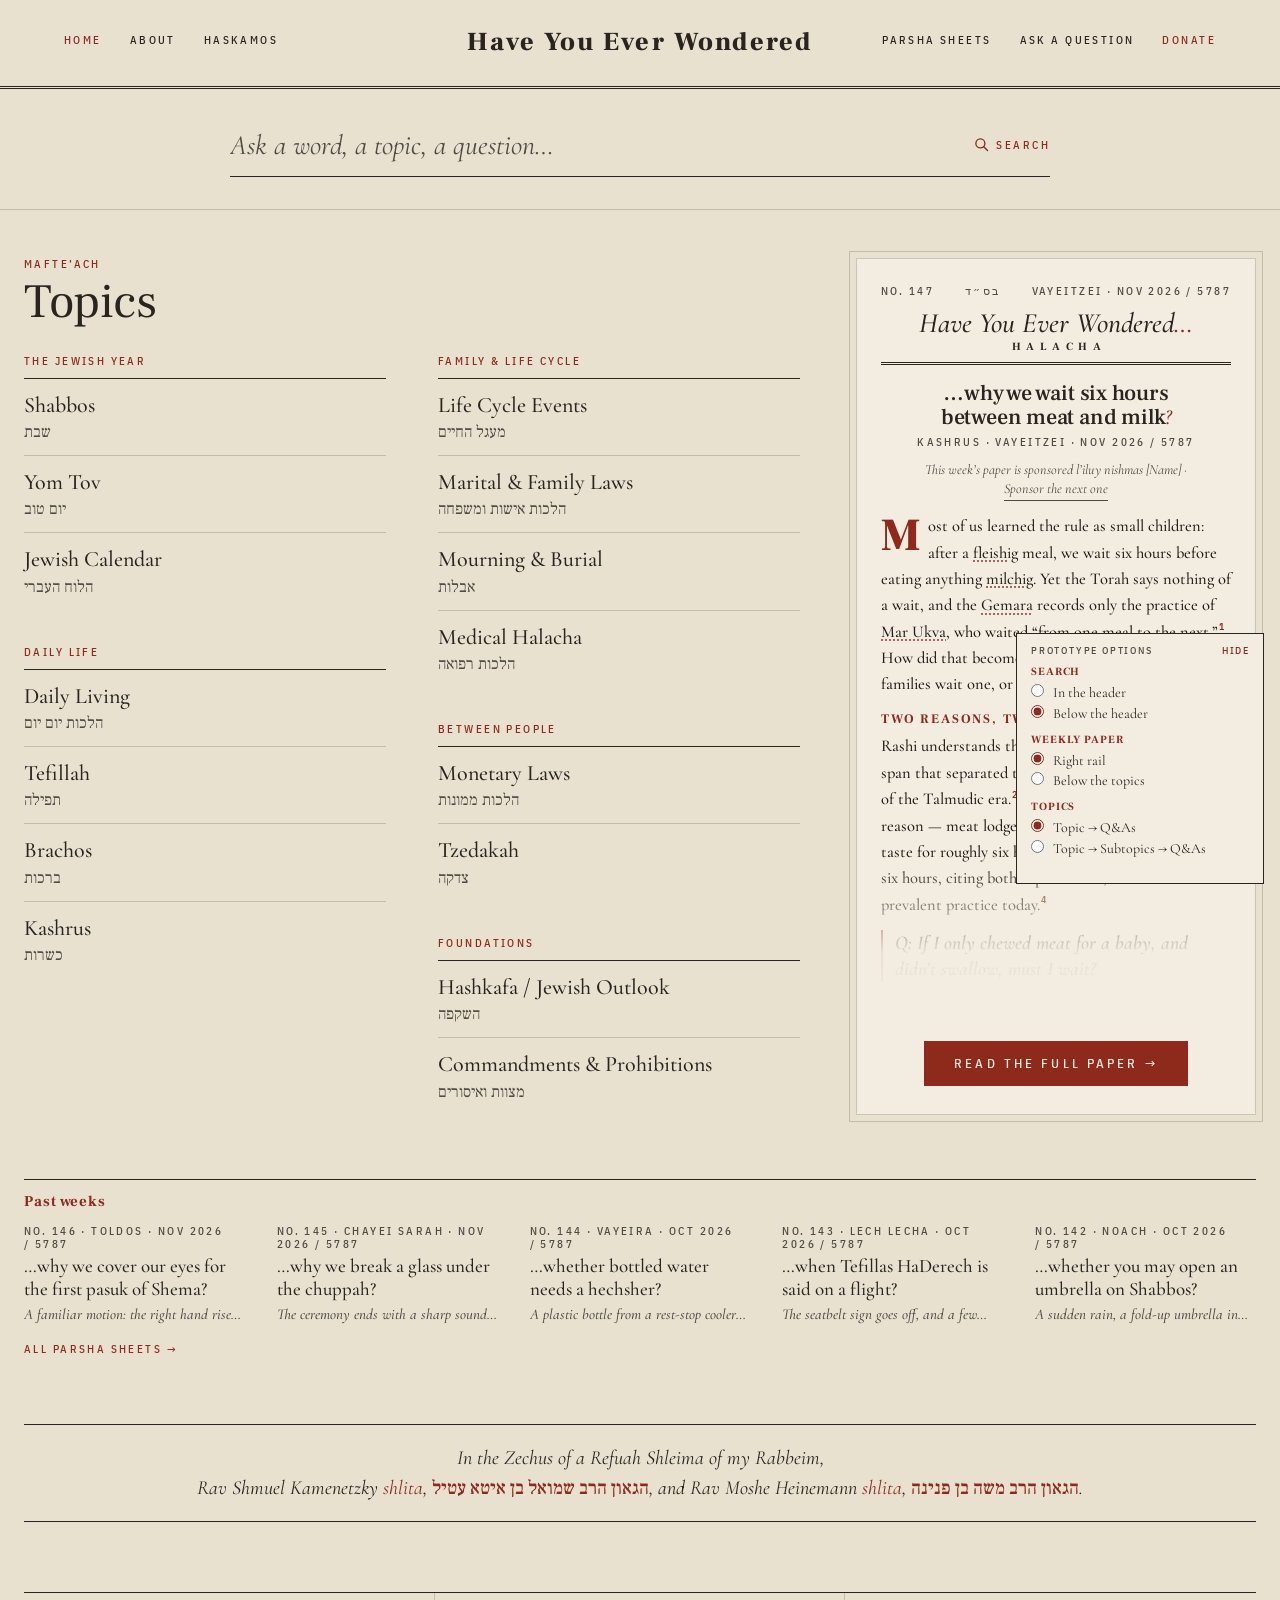
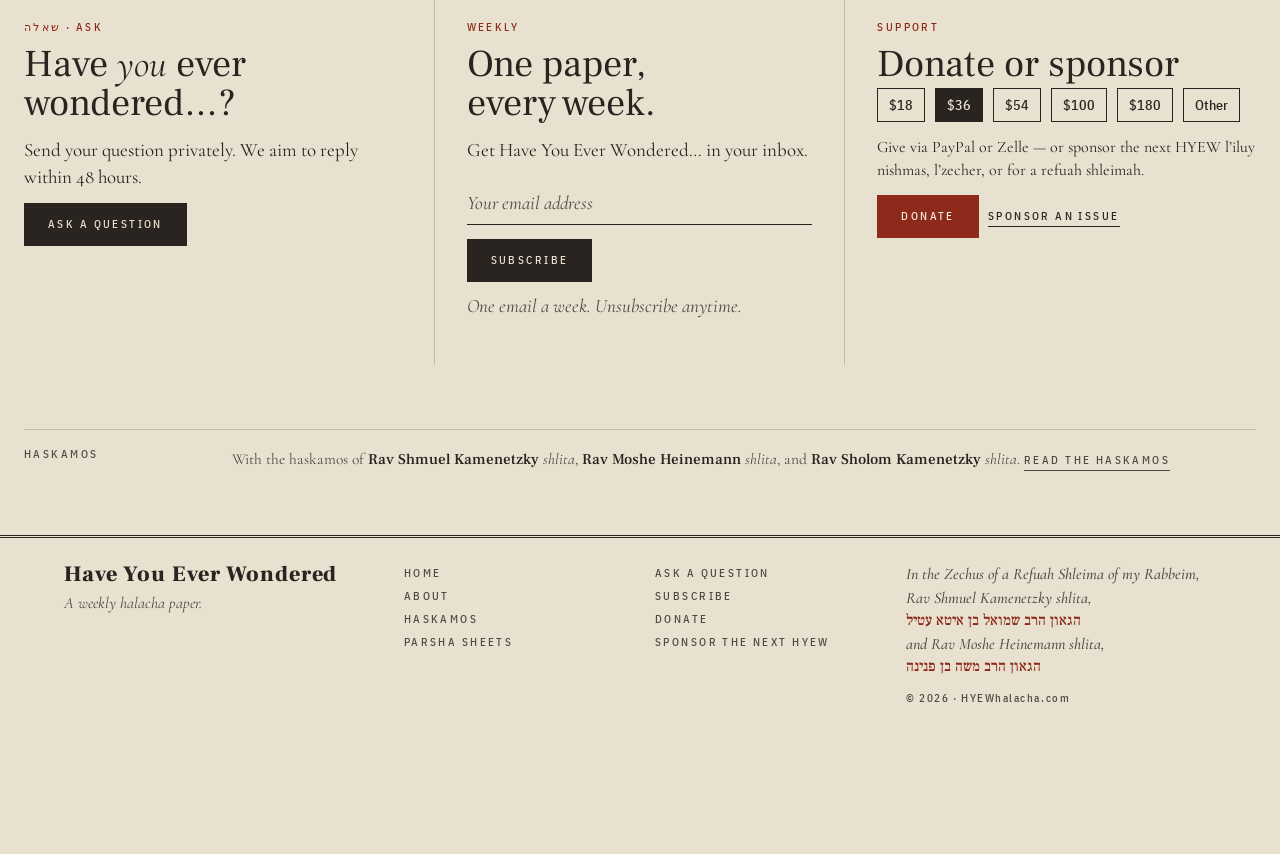
<file: index.html>
<!doctype html>
<html lang="en-US">
<head>
  <meta charset="utf-8">
  <meta name="viewport" content="width=device-width, initial-scale=1">
  <title>Have You Ever Wondered</title>
  <link rel="preconnect" href="https://fonts.googleapis.com">
  <link rel="preconnect" href="https://fonts.gstatic.com" crossorigin>
  <link href="https://fonts.googleapis.com/css2?family=Cormorant+Garamond:ital,wght@0,400;0,500;0,600;1,400;1,500&family=Frank+Ruhl+Libre:wght@400;500;700;900&family=IBM+Plex+Sans+Condensed:wght@400;500&display=swap" rel="stylesheet">
  <link rel="stylesheet" href="css/styles.css?v=20261117aa">
</head>
<body data-page="home" data-base="" data-search="below" data-paper="rail">
  <div id="site-header"></div>

  <main id="main">
    <div class="wrap">

      <div id="home-view" class="view">
        <div class="layout-main">
          <section class="topics-sec" id="topics">
            <div class="kicker sc red">Mafte’ach</div>
            <h1>Topics</h1>
            <div class="topics-index" id="topics-grid"></div>
          </section>
          <div class="paper-slot">
            <article class="paper" id="featured-paper" aria-labelledby="sheet-title"></article>
            <aside class="side">
              <h4>Past weeks</h4>
              <ul class="past" id="past-weeks"></ul>
            </aside>
          </div>
        </div>

        <div class="ded"><span class="l">In the Zechus of a Refuah Shleima of my Rabbeim,</span> <span class="l">Rav Shmuel Kamenetzky <i>shlita</i>, <span lang="he" dir="rtl">הגאון הרב שמואל בן איטא עטיל</span>, and Rav Moshe Heinemann <i>shlita</i>, <span lang="he" dir="rtl">הגאון הרב משה בן פנינה</span>.</span></div>

        <section class="sec">
          <div>
            <div class="sc red">שאלה · Ask</div>
            <h2>Have <i>you</i> ever wondered…?</h2>
            <p>Send your question privately. We aim to reply within 48 hours.</p>
            <a class="btn sc" href="pages/ask.html">Ask a question</a>
          </div>
          <div class="newsletter">
            <div class="sc red">Weekly</div>
            <h2>One paper, every week.</h2>
            <p>Get Have You Ever Wondered… in your inbox.</p>
            <form id="sub-form">
              <label class="visually-hidden" for="sub-email" style="position:absolute;width:1px;height:1px;overflow:hidden;clip:rect(0 0 0 0)">Your email address</label>
              <input id="sub-email" type="email" required placeholder="Your email address" autocomplete="email">
              <button class="btn sc" type="submit">Subscribe</button>
              <p class="note" id="sub-note">One email a week. Unsubscribe anytime.</p>
            </form>
          </div>
          <div>
            <div class="sc red">Support</div>
            <h2>Donate or sponsor</h2>
            <div class="chips" id="donate-chips">
              <button type="button">$18</button>
              <button type="button" class="on">$36</button>
              <button type="button">$54</button>
              <button type="button">$100</button>
              <button type="button">$180</button>
              <button type="button">Other</button>
            </div>
            <p style="font-size:16px">Give via PayPal or Zelle — or sponsor the next HYEW l’iluy nishmas, l’zecher, or for a refuah shleimah.</p>
            <a class="btn r sc" href="pages/donate.html">Donate</a>&ensp;<a class="u sc" href="pages/sponsor.html">Sponsor an issue</a>
          </div>
        </section>

        <section class="hask">
          <div class="sc">Haskamos</div>
          <div>With the haskamos of <b>Rav Shmuel Kamenetzky</b> <i>shlita</i>, <b>Rav Moshe Heinemann</b> <i>shlita</i>, and <b>Rav Sholom Kamenetzky</b> <i>shlita</i>. <a class="u sc" href="haskamos.html">Read the haskamos</a></div>
        </section>
      </div>

      <div id="results-view" class="view" hidden>
        <div class="view-head">
          <button type="button" class="back sc" data-go-home>← Home</button>
          <h1>Search results</h1>
          <p class="sub" id="results-sub"></p>
        </div>
        <div id="results-body"></div>
      </div>

    </div>
  </main>

  <div id="site-footer"></div>

  <aside class="proto" id="proto" aria-label="Prototype options">
    <h2>Prototype options <button type="button" class="tog" id="proto-tog" aria-expanded="true">Hide</button></h2>
    <div class="proto-body">
      <fieldset>
        <legend>Search</legend>
        <label><input type="radio" name="opt-search" value="header"> In the header</label>
        <label><input type="radio" name="opt-search" value="below" checked> Below the header</label>
      </fieldset>
      <fieldset>
        <legend>Weekly paper</legend>
        <label><input type="radio" name="opt-paper" value="rail" checked> Right rail</label>
        <label><input type="radio" name="opt-paper" value="below"> Below the topics</label>
      </fieldset>
      <fieldset>
        <legend>Topics</legend>
        <label><input type="radio" name="opt-drill" value="topic" checked> Topic → Q&amp;As</label>
        <label><input type="radio" name="opt-drill" value="sub"> Topic → Subtopics → Q&amp;As</label>
      </fieldset>
    </div>
  </aside>

  <script src="js/data.js?v=20261117aa"></script>
  <script src="js/glossary.js?v=20261117aa"></script>
  <script src="js/site.js?v=20261117aa"></script>
  <script src="js/home.js?v=20261117aa"></script>
  <script src="js/glossary-ui.js"></script>
</body>
</html>
</file>
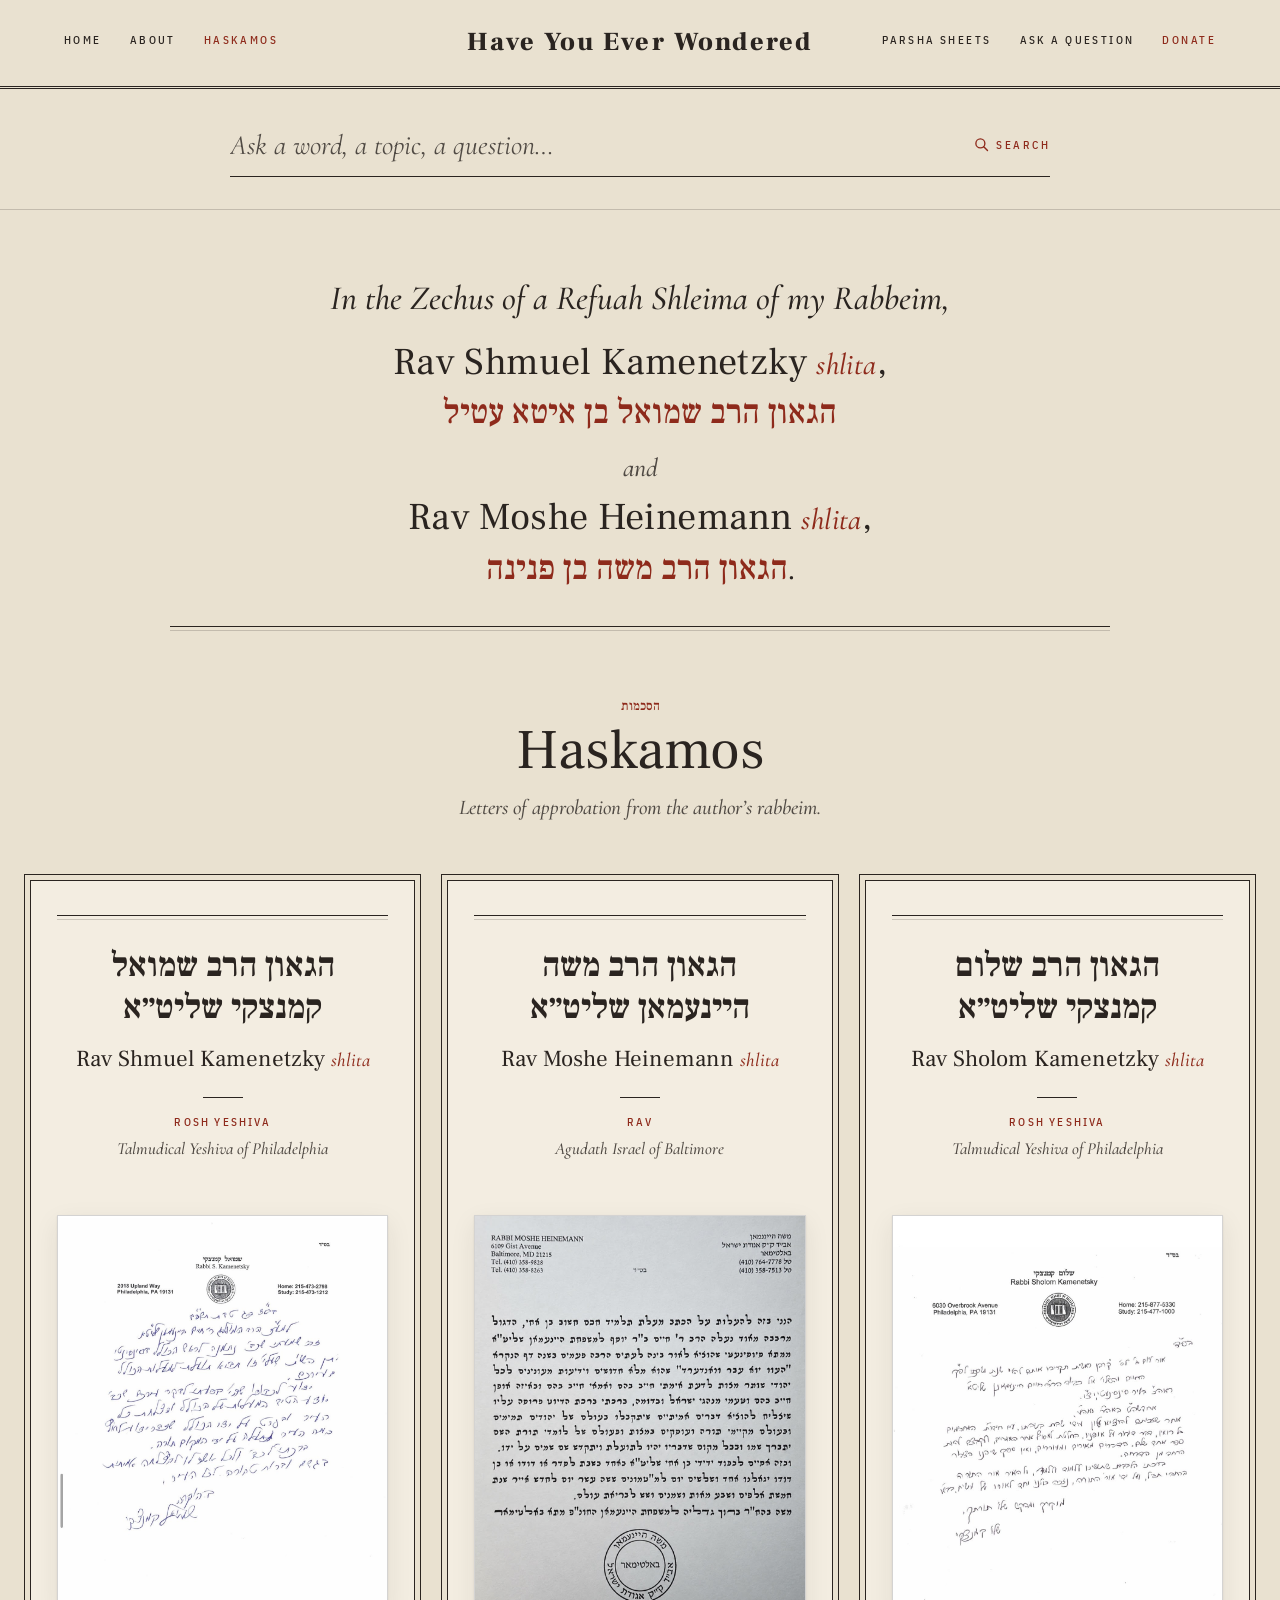
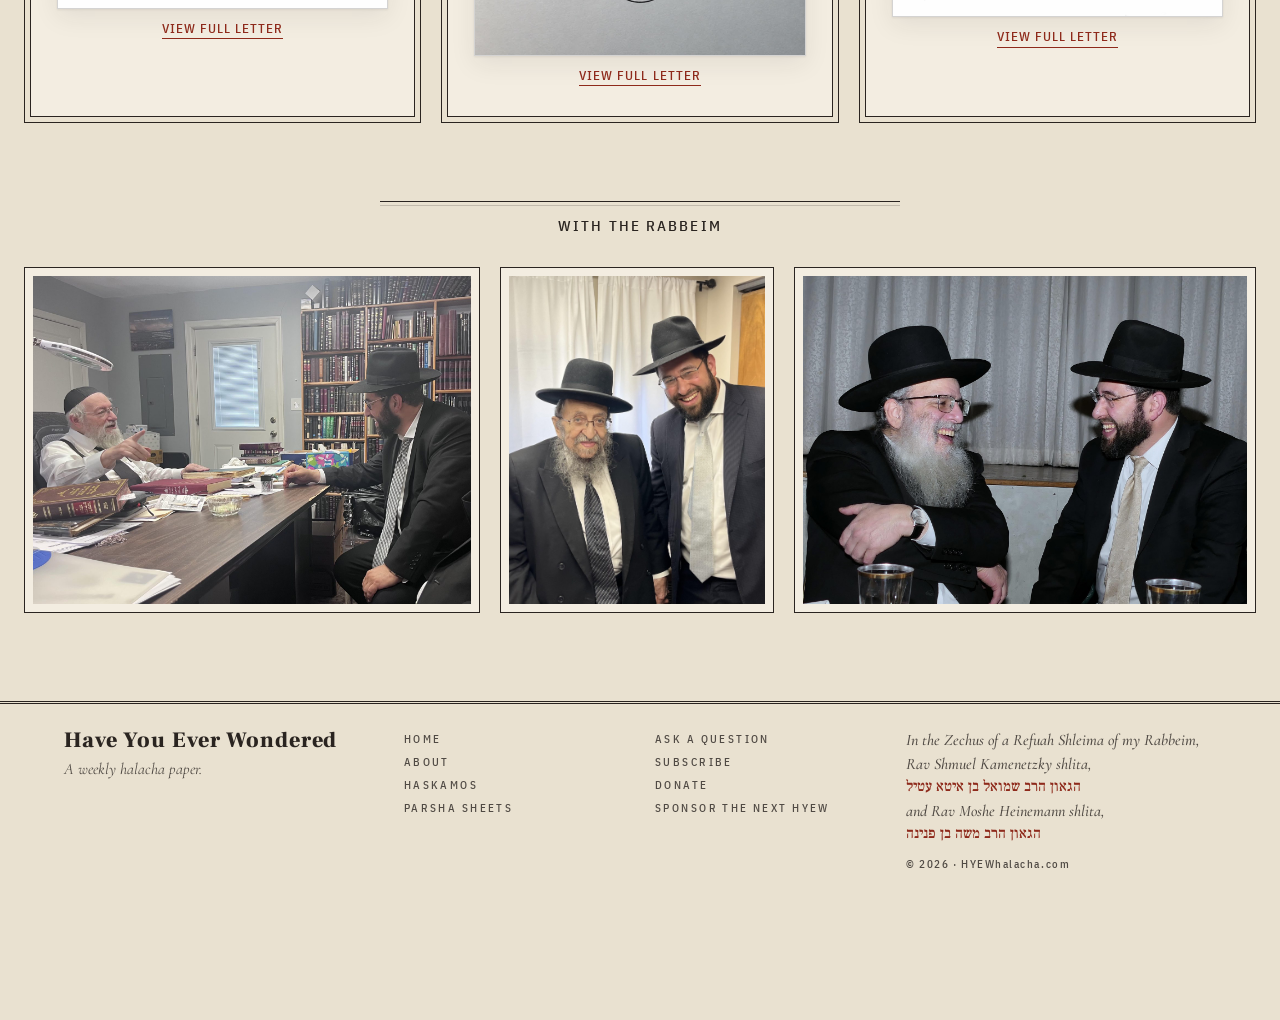
<file: haskamos.html>
<!doctype html>
<html lang="en-US">
<head>
  <meta charset="utf-8">
  <meta name="viewport" content="width=device-width, initial-scale=1">
  <title>Haskamos — Have You Ever Wondered</title>
  <link rel="preconnect" href="https://fonts.googleapis.com">
  <link rel="preconnect" href="https://fonts.gstatic.com" crossorigin>
  <link href="https://fonts.googleapis.com/css2?family=Cormorant+Garamond:ital,wght@0,400;0,500;0,600;1,400;1,500&family=Frank+Ruhl+Libre:wght@400;500;700;900&family=IBM+Plex+Sans+Condensed:wght@400;500&display=swap" rel="stylesheet">
  <link rel="stylesheet" href="css/styles.css?v=20261117aa">
</head>
<body data-page="haskamos" data-base="" data-search="below">
  <div id="site-header"></div>
  <main id="main">
    <div class="wrap hask-page">
      <section class="dedication" aria-label="Dedication">
        <p class="ded-text">
          <span class="ln lead">In the Zechus of a Refuah Shleima of my&nbsp;Rabbeim,</span>
          <span class="nm">Rav Shmuel Kamenetzky <i>shlita</i>,</span>
          <span class="ln"><span class="heb" lang="he" dir="rtl">הגאון הרב שמואל בן איטא עטיל</span></span>
          <span class="and">and</span>
          <span class="nm">Rav Moshe Heinemann <i>shlita</i>,</span>
          <span class="ln"><span class="heb" lang="he" dir="rtl">הגאון הרב משה בן פנינה</span>.</span>
        </p>
        <div class="orn" aria-hidden="true"><span></span></div>
      </section>

      <header class="page-head hask-head">
        <div class="kicker sc red"><span lang="he" dir="rtl">הסכמות</span></div>
        <h1>Haskamos</h1>
        <p class="lede">Letters of approbation from the author’s rabbeim.</p>
      </header>

      <div class="hk-seals">
        <article class="hk-seal" id="rav-shmuel-kamenetzky">
          <div class="hk-orn" aria-hidden="true"><span></span></div>
          <p class="hk-he" lang="he" dir="rtl">הגאון הרב שמואל קמנצקי שליט״א</p>
          <h2>Rav Shmuel Kamenetzky <i>shlita</i></h2>
          <div class="hk-rule" aria-hidden="true"></div>
          <p class="hk-role sc">Rosh Yeshiva</p>
          <p class="hk-place">Talmudical Yeshiva of Philadelphia</p>
          <a class="hk-letter" href="img/haskamos/letter-rav-shmuel-kamenetzky.jpg" target="_blank" rel="noopener" aria-label="Open the full haskama letter from Rav Shmuel Kamenetzky">
            <img src="img/haskamos/letter-rav-shmuel-kamenetzky.jpg" alt="Haskama letter from Rav Shmuel Kamenetzky, full page" loading="lazy" decoding="async">
            <span class="hk-open sc">View full letter</span>
          </a>
        </article>

        <article class="hk-seal" id="rav-moshe-heinemann">
          <div class="hk-orn" aria-hidden="true"><span></span></div>
          <p class="hk-he" lang="he" dir="rtl">הגאון הרב משה היינעמאן שליט״א</p>
          <h2>Rav Moshe Heinemann <i>shlita</i></h2>
          <div class="hk-rule" aria-hidden="true"></div>
          <p class="hk-role sc">Rav</p>
          <p class="hk-place">Agudath Israel of Baltimore</p>
          <a class="hk-letter" href="img/haskamos/letter-rav-moshe-heinemann.jpg" target="_blank" rel="noopener" aria-label="Open the full haskama letter from Rav Moshe Heinemann">
            <img src="img/haskamos/letter-rav-moshe-heinemann.jpg" alt="Haskama letter from Rav Moshe Heinemann, full page" loading="lazy" decoding="async">
            <span class="hk-open sc">View full letter</span>
          </a>
        </article>

        <article class="hk-seal" id="rav-sholom-kamenetzky">
          <div class="hk-orn" aria-hidden="true"><span></span></div>
          <p class="hk-he" lang="he" dir="rtl">הגאון הרב שלום קמנצקי שליט״א</p>
          <h2>Rav Sholom Kamenetzky <i>shlita</i></h2>
          <div class="hk-rule" aria-hidden="true"></div>
          <p class="hk-role sc">Rosh Yeshiva</p>
          <p class="hk-place">Talmudical Yeshiva of Philadelphia</p>
          <a class="hk-letter" href="img/haskamos/letter-rav-sholom-kamenetzky.jpg" target="_blank" rel="noopener" aria-label="Open the full haskama letter from Rav Sholom Kamenetzky">
            <img src="img/haskamos/letter-rav-sholom-kamenetzky.jpg" alt="Haskama letter from Rav Sholom Kamenetzky, full page" loading="lazy" decoding="async">
            <span class="hk-open sc">View full letter</span>
          </a>
        </article>
      </div>


      <section class="hk-photos" aria-label="Photos">
        <div class="hk-photos-head">
          <div class="hk-orn" aria-hidden="true"><span></span></div>
          <h2 class="sc">With the Rabbeim</h2>
        </div>
        <div class="hk-photo-row">
          <a href="img/haskamos/photo-1.jpg" target="_blank" rel="noopener"><img src="img/haskamos/photo-1.jpg" alt="The author with one of his rabbeim" loading="lazy" decoding="async"></a>
          <a href="img/haskamos/photo-2.jpg" target="_blank" rel="noopener"><img src="img/haskamos/photo-2.jpg" alt="The author with one of his rabbeim" loading="lazy" decoding="async"></a>
          <a href="img/haskamos/photo-3.jpg" target="_blank" rel="noopener"><img src="img/haskamos/photo-3.jpg" alt="The author with one of his rabbeim" loading="lazy" decoding="async"></a>
        </div>
      </section>
    </div>
  </main>
  <div id="site-footer"></div>
  <script src="js/data.js?v=20261117aa"></script>
  <script src="js/glossary.js?v=20261117aa"></script>
  <script src="js/site.js?v=20261117aa"></script>
</body>
</html>
</file>
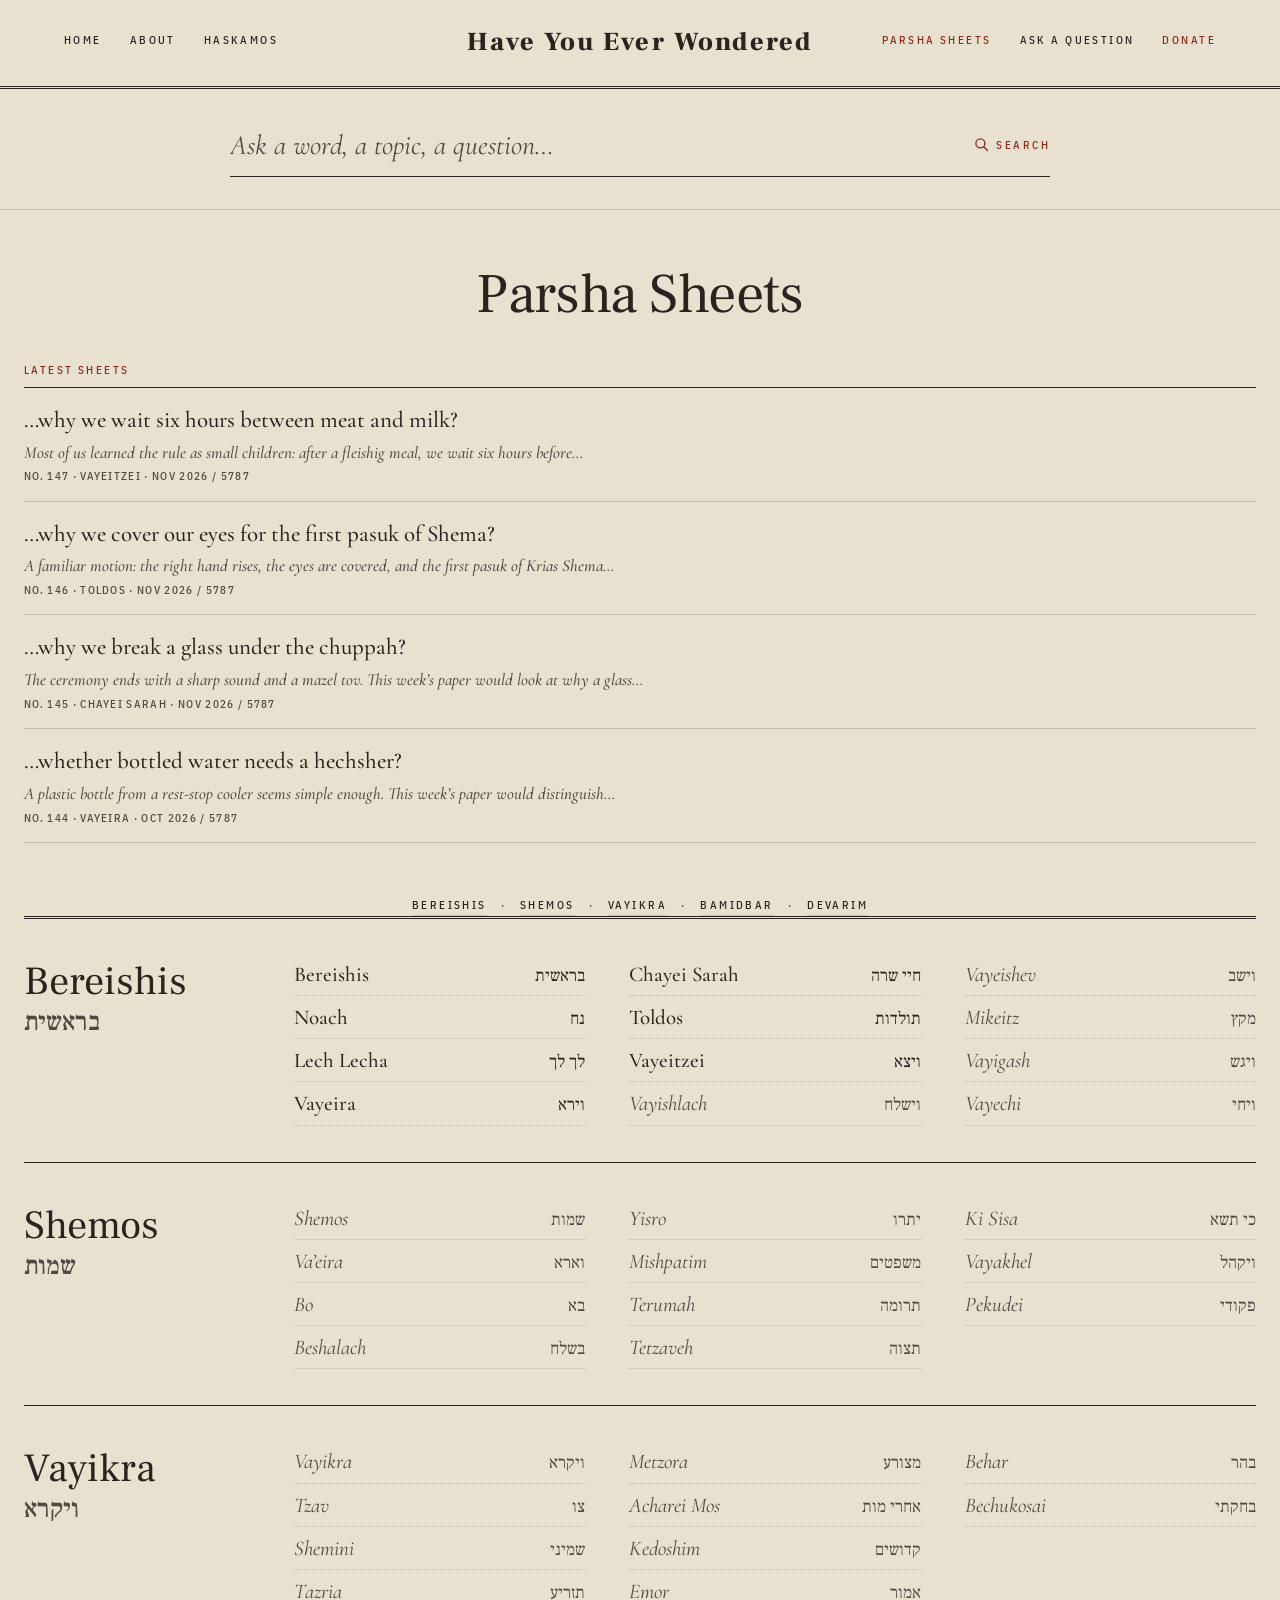
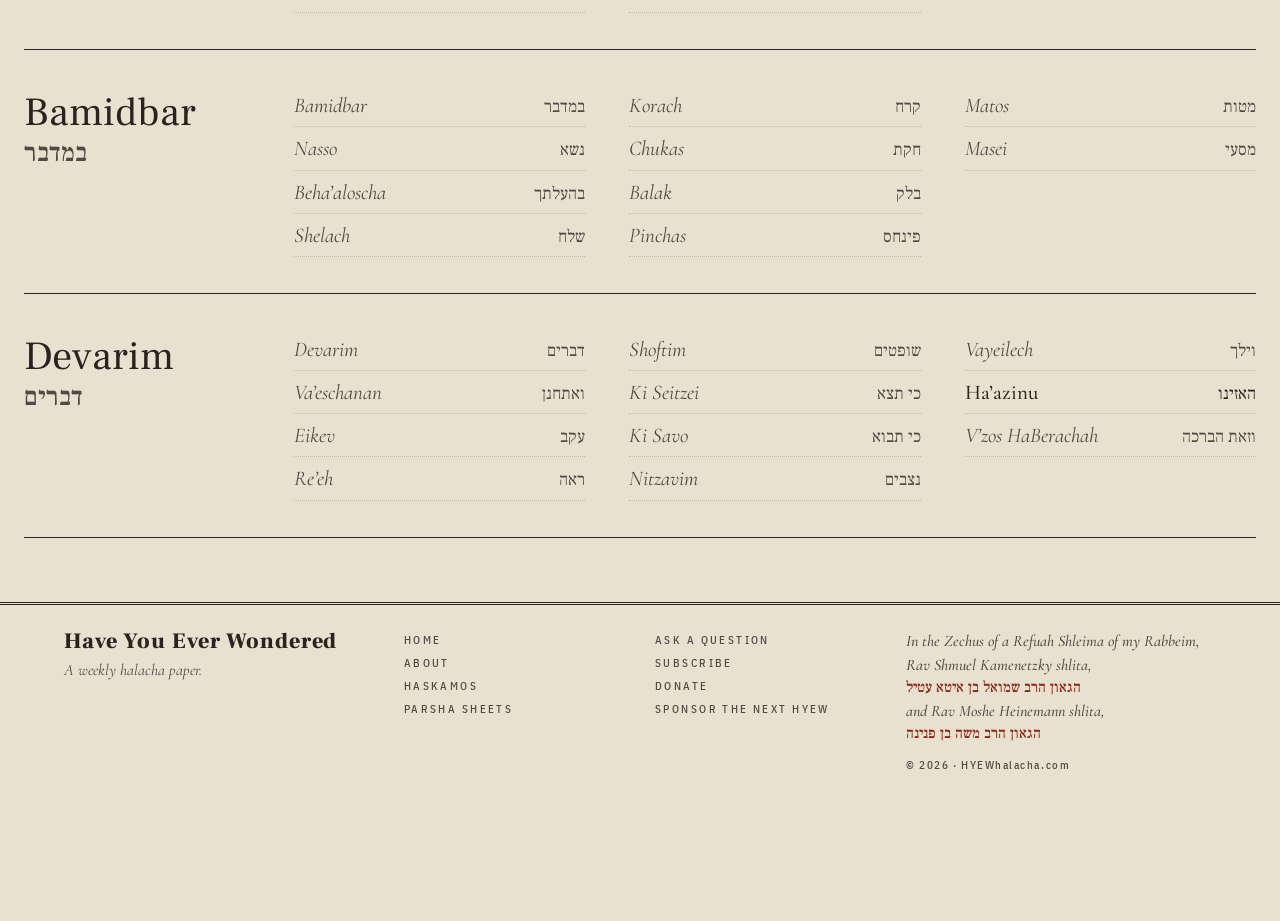
<file: parsha-sheets.html>
<!doctype html>
<html lang="en-US">
<head>
  <meta charset="utf-8">
  <meta name="viewport" content="width=device-width, initial-scale=1">
  <title>Parsha Sheets — Have You Ever Wondered</title>
  <link rel="preconnect" href="https://fonts.googleapis.com">
  <link rel="preconnect" href="https://fonts.gstatic.com" crossorigin>
  <link href="https://fonts.googleapis.com/css2?family=Cormorant+Garamond:ital,wght@0,400;0,500;0,600;1,400;1,500&family=Frank+Ruhl+Libre:wght@400;500;700;900&family=IBM+Plex+Sans+Condensed:wght@400;500&display=swap" rel="stylesheet">
  <link rel="stylesheet" href="css/styles.css?v=20261117aa">
</head>
<body data-page="parsha-sheets" data-base="" data-search="below">
  <div id="site-header"></div>
  <main id="main">
    <div class="wrap" id="page-body"></div>
  </main>
  <div id="site-footer"></div>
  <script src="js/data.js?v=20261117aa"></script>
  <script src="js/glossary.js?v=20261117aa"></script>
  <script src="js/site.js?v=20261117aa"></script>
  <script src="js/sheets.js?v=20261117aa"></script>
</body>
</html>
</file>
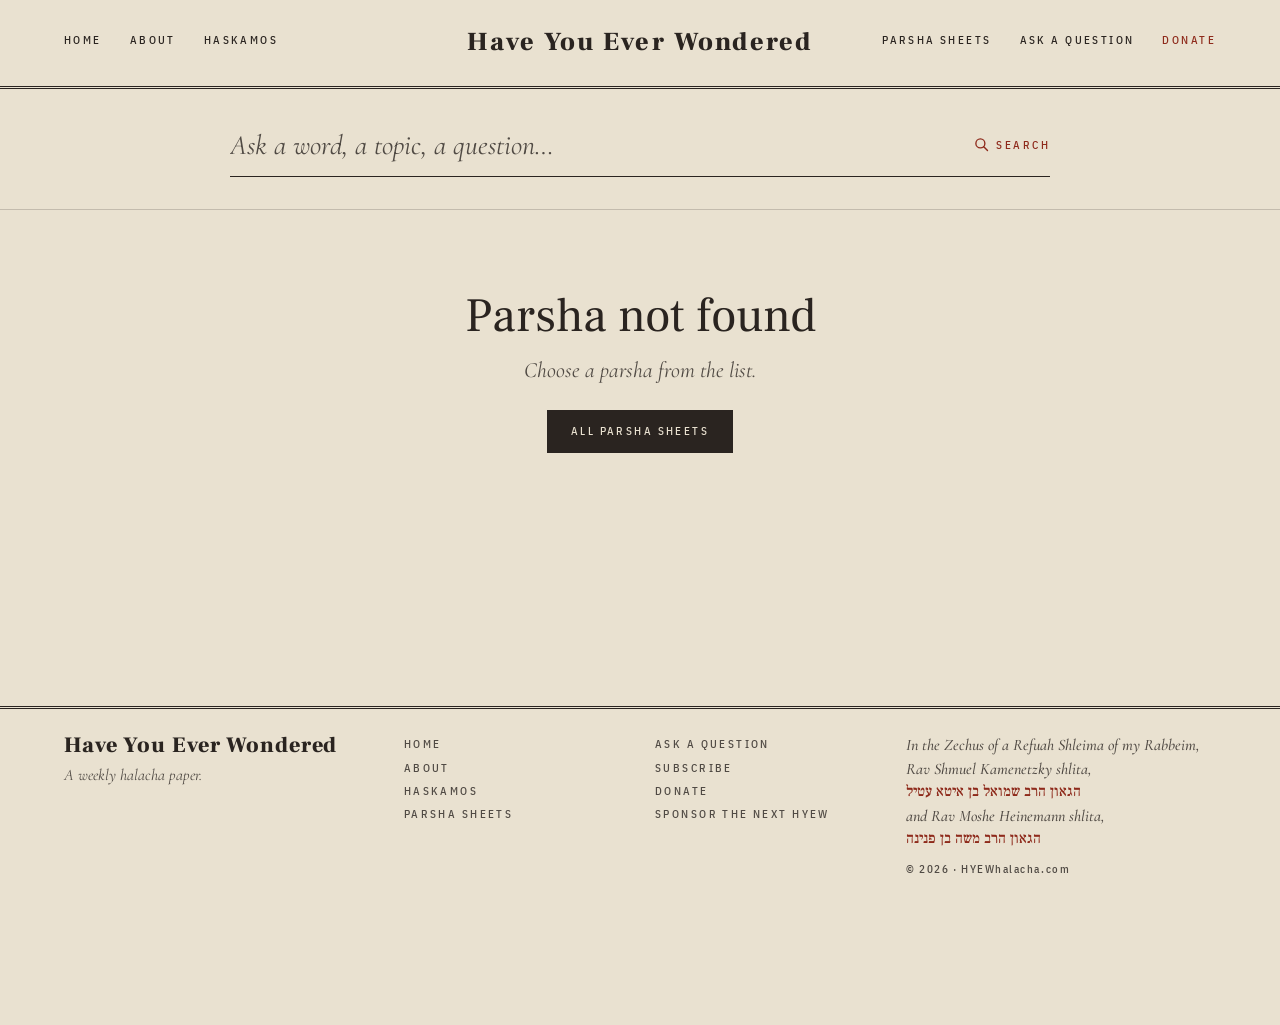
<file: parsha.html>
<!doctype html>
<html lang="en-US">
<head>
  <meta charset="utf-8">
  <meta name="viewport" content="width=device-width, initial-scale=1">
  <title>Parsha — Have You Ever Wondered</title>
  <link rel="preconnect" href="https://fonts.googleapis.com">
  <link rel="preconnect" href="https://fonts.gstatic.com" crossorigin>
  <link href="https://fonts.googleapis.com/css2?family=Cormorant+Garamond:ital,wght@0,400;0,500;0,600;1,400;1,500&family=Frank+Ruhl+Libre:wght@400;500;700;900&family=IBM+Plex+Sans+Condensed:wght@400;500&display=swap" rel="stylesheet">
  <link rel="stylesheet" href="css/styles.css?v=20261117aa">
</head>
<body data-page="parsha" data-base="" data-search="below">
  <div id="site-header"></div>
  <main id="main">
    <div class="wrap" id="page-body"></div>
  </main>
  <div id="site-footer"></div>
  <script src="js/data.js?v=20261117aa"></script>
  <script src="js/glossary.js?v=20261117aa"></script>
  <script src="js/site.js?v=20261117aa"></script>
  <script src="js/sheets.js?v=20261117aa"></script>
</body>
</html>
</file>
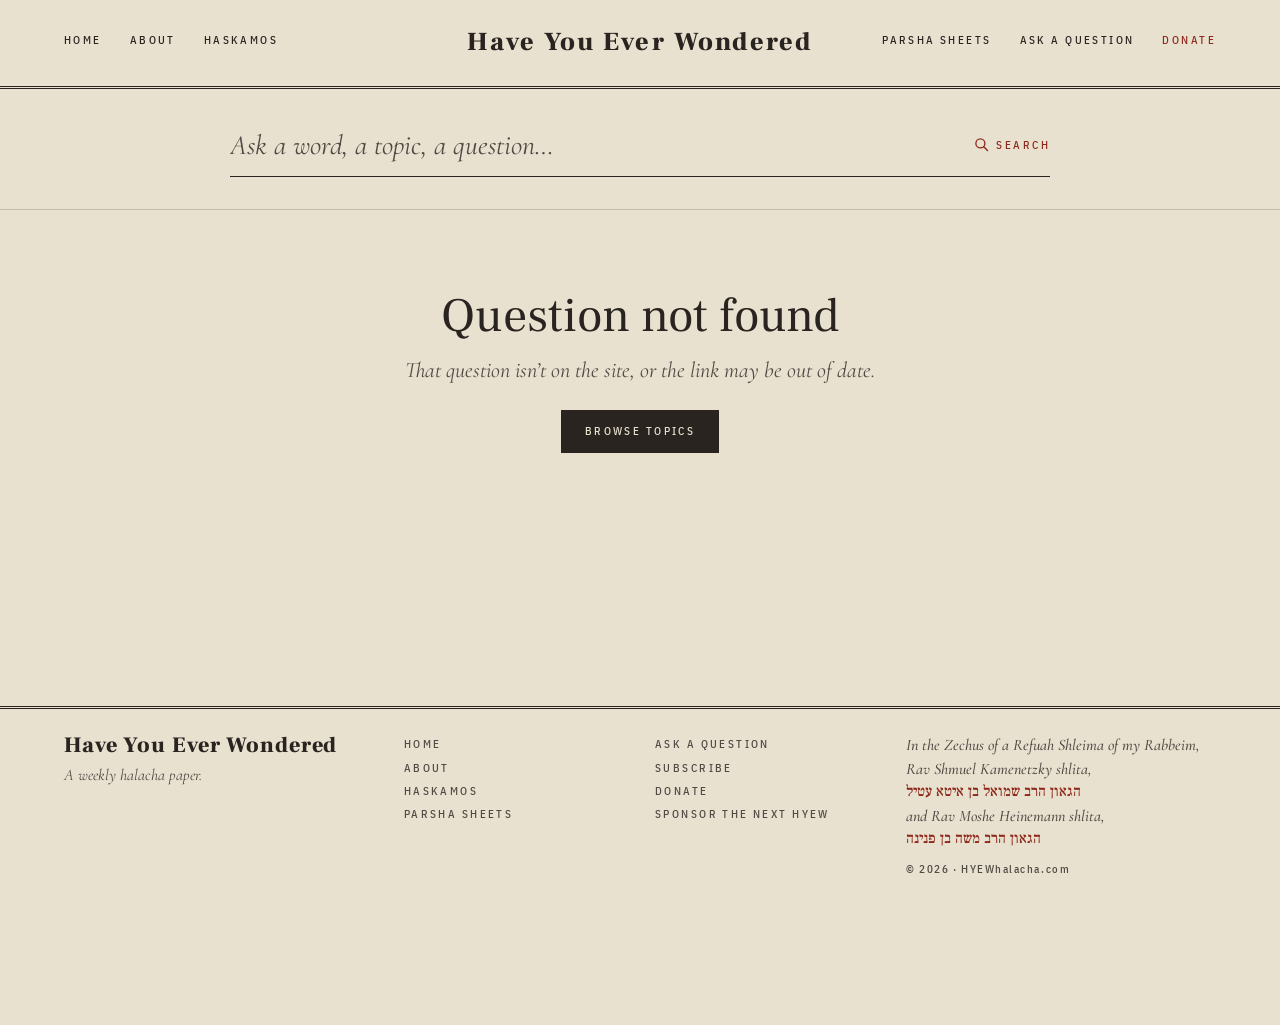
<file: qa.html>
<!doctype html>
<html lang="en-US">
<head>
  <meta charset="utf-8">
  <meta name="viewport" content="width=device-width, initial-scale=1">
  <title>Question — Have You Ever Wondered</title>
  <link rel="preconnect" href="https://fonts.googleapis.com">
  <link rel="preconnect" href="https://fonts.gstatic.com" crossorigin>
  <link href="https://fonts.googleapis.com/css2?family=Cormorant+Garamond:ital,wght@0,400;0,500;0,600;1,400;1,500&family=Frank+Ruhl+Libre:wght@400;500;700;900&family=IBM+Plex+Sans+Condensed:wght@400;500&display=swap" rel="stylesheet">
  <link rel="stylesheet" href="css/styles.css?v=20261117aa">
</head>
<body data-page="qa" data-base="" data-search="below">
  <div id="site-header"></div>
  <main id="main">
    <div class="wrap" id="page-body"></div>
  </main>
  <div id="site-footer"></div>
  <script src="js/data.js?v=20261117aa"></script>
  <script src="js/glossary.js?v=20261117aa"></script>
  <script src="js/site.js?v=20261117aa"></script>
  <script src="js/qa.js?v=20261117aa"></script>
  <script src="js/glossary-ui.js"></script>
</body>
</html>
</file>
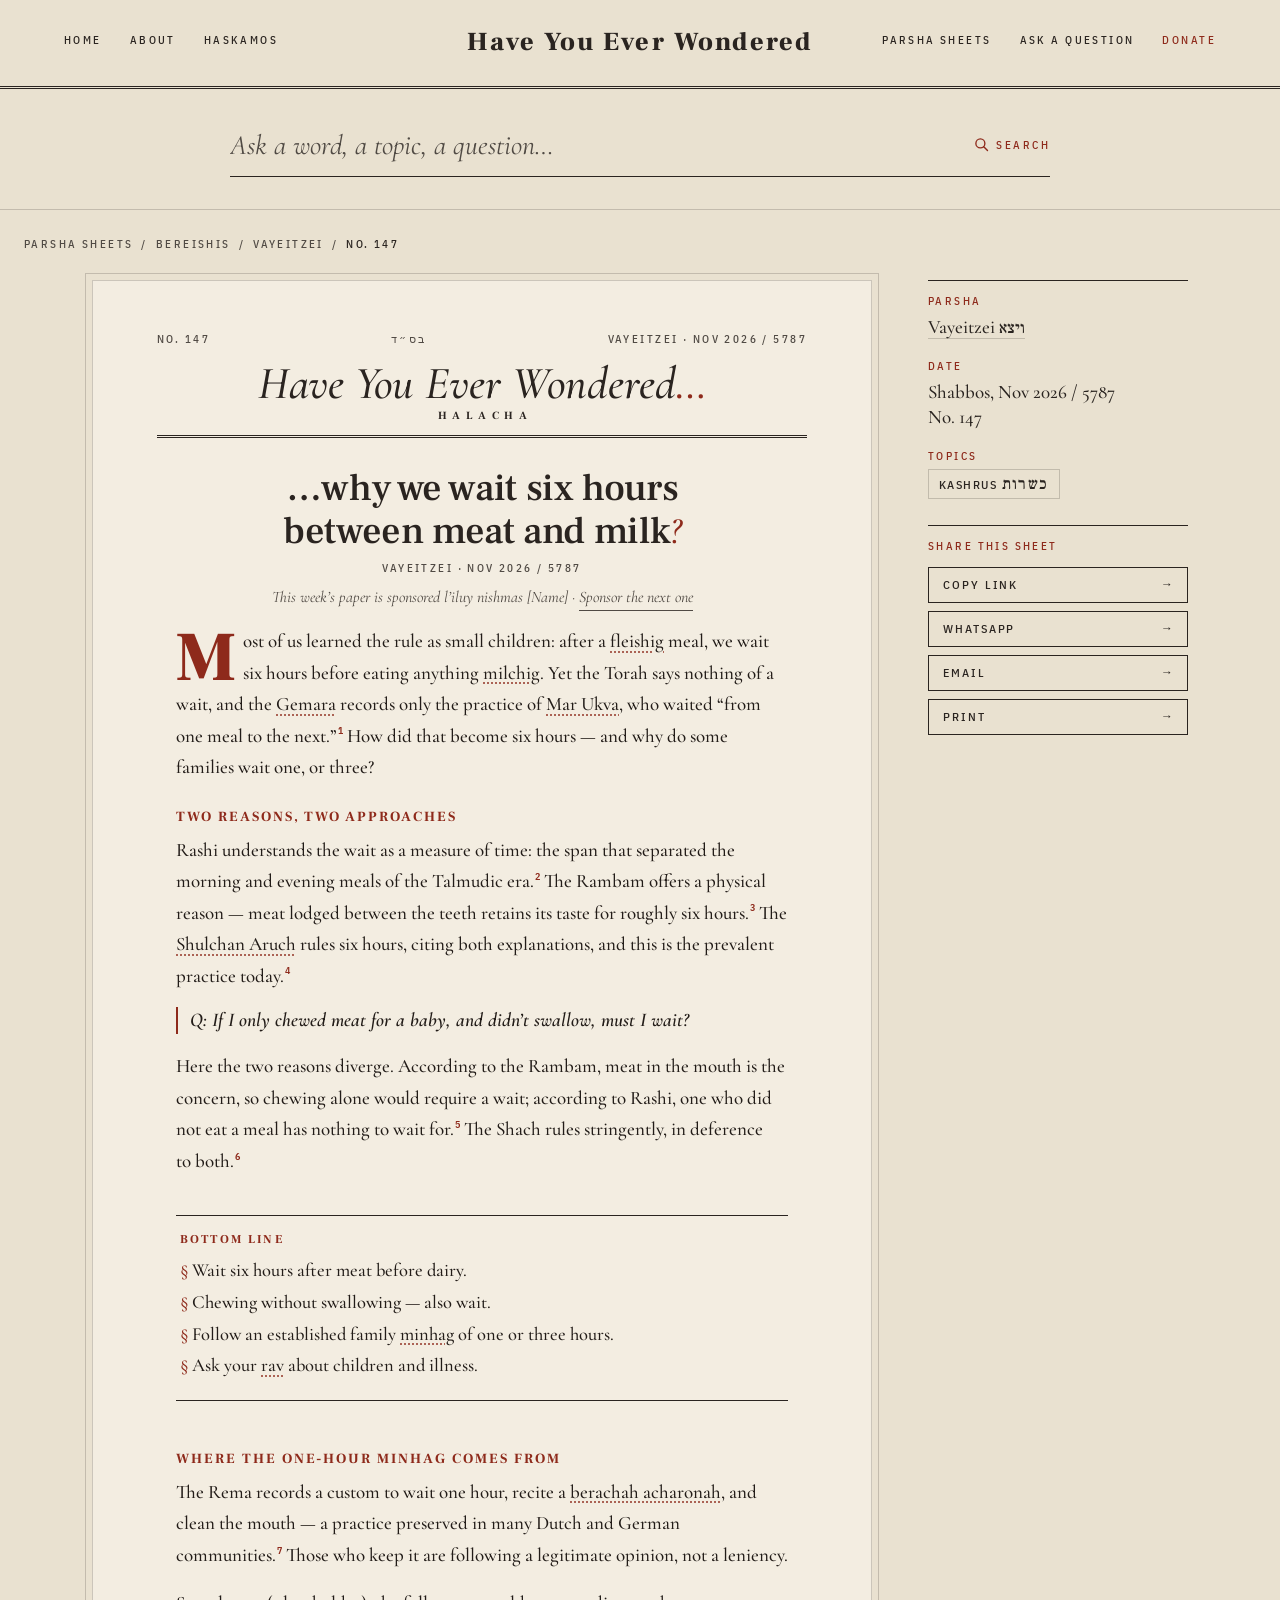
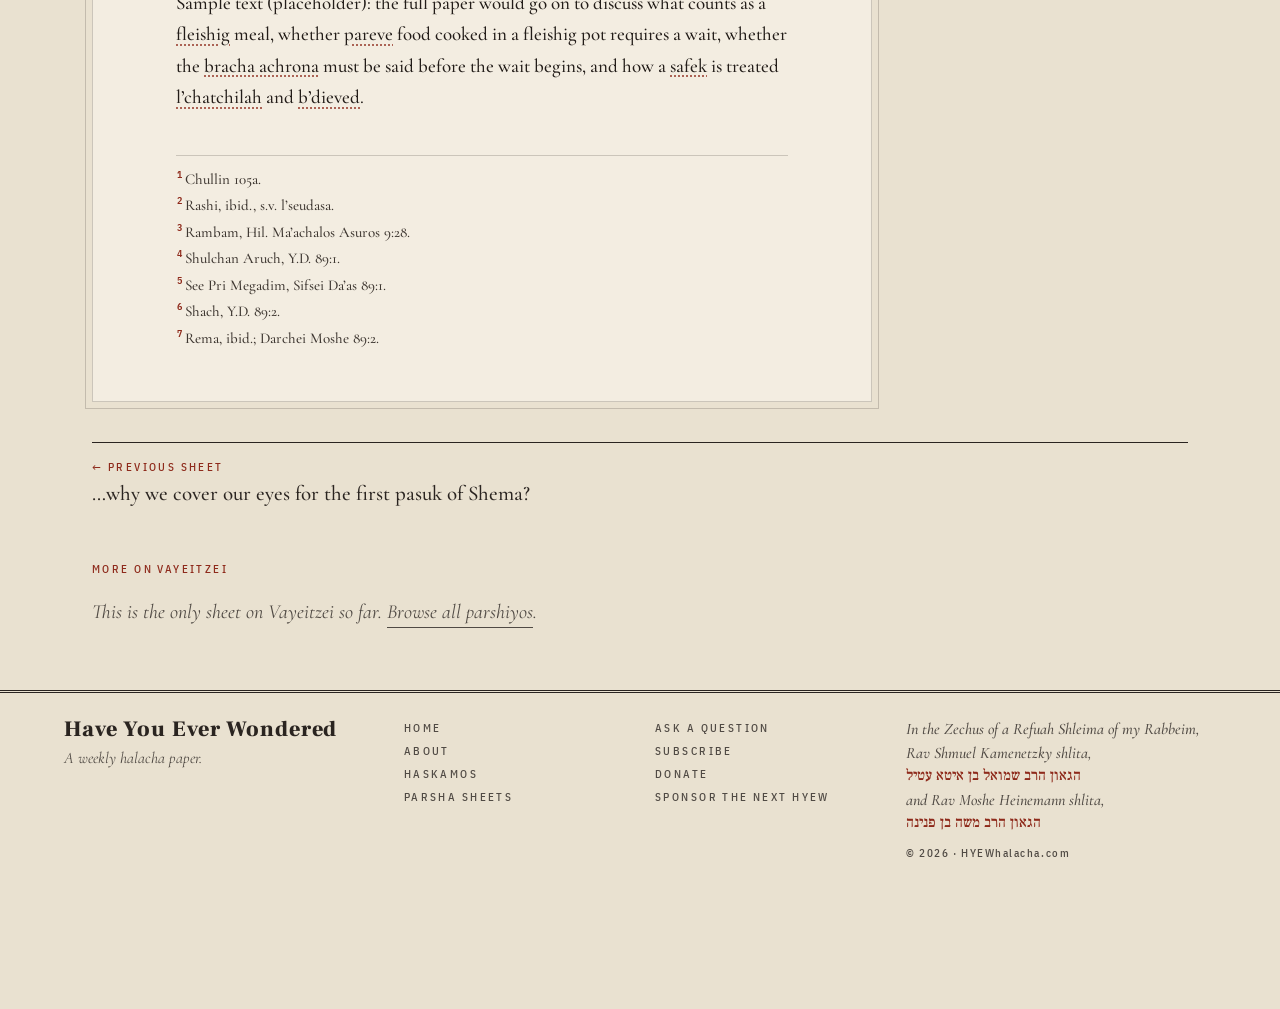
<file: sheet.html>
<!doctype html>
<html lang="en-US">
<head>
  <meta charset="utf-8">
  <meta name="viewport" content="width=device-width, initial-scale=1">
  <title>Parsha Sheet — Have You Ever Wondered</title>
  <link rel="preconnect" href="https://fonts.googleapis.com">
  <link rel="preconnect" href="https://fonts.gstatic.com" crossorigin>
  <link href="https://fonts.googleapis.com/css2?family=Cormorant+Garamond:ital,wght@0,400;0,500;0,600;1,400;1,500&family=Frank+Ruhl+Libre:wght@400;500;700;900&family=IBM+Plex+Sans+Condensed:wght@400;500&display=swap" rel="stylesheet">
  <link rel="stylesheet" href="css/styles.css?v=20261117aa">
</head>
<body data-page="sheet" data-base="" data-search="below">
  <div id="site-header"></div>
  <main id="main">
    <div class="wrap" id="page-body"></div>
  </main>
  <div id="site-footer"></div>
  <script src="js/data.js?v=20261117aa"></script>
  <script src="js/glossary.js?v=20261117aa"></script>
  <script src="js/site.js?v=20261117aa"></script>
  <script src="js/sheets.js?v=20261117aa"></script>
  <script src="js/glossary-ui.js"></script>
</body>
</html>
</file>
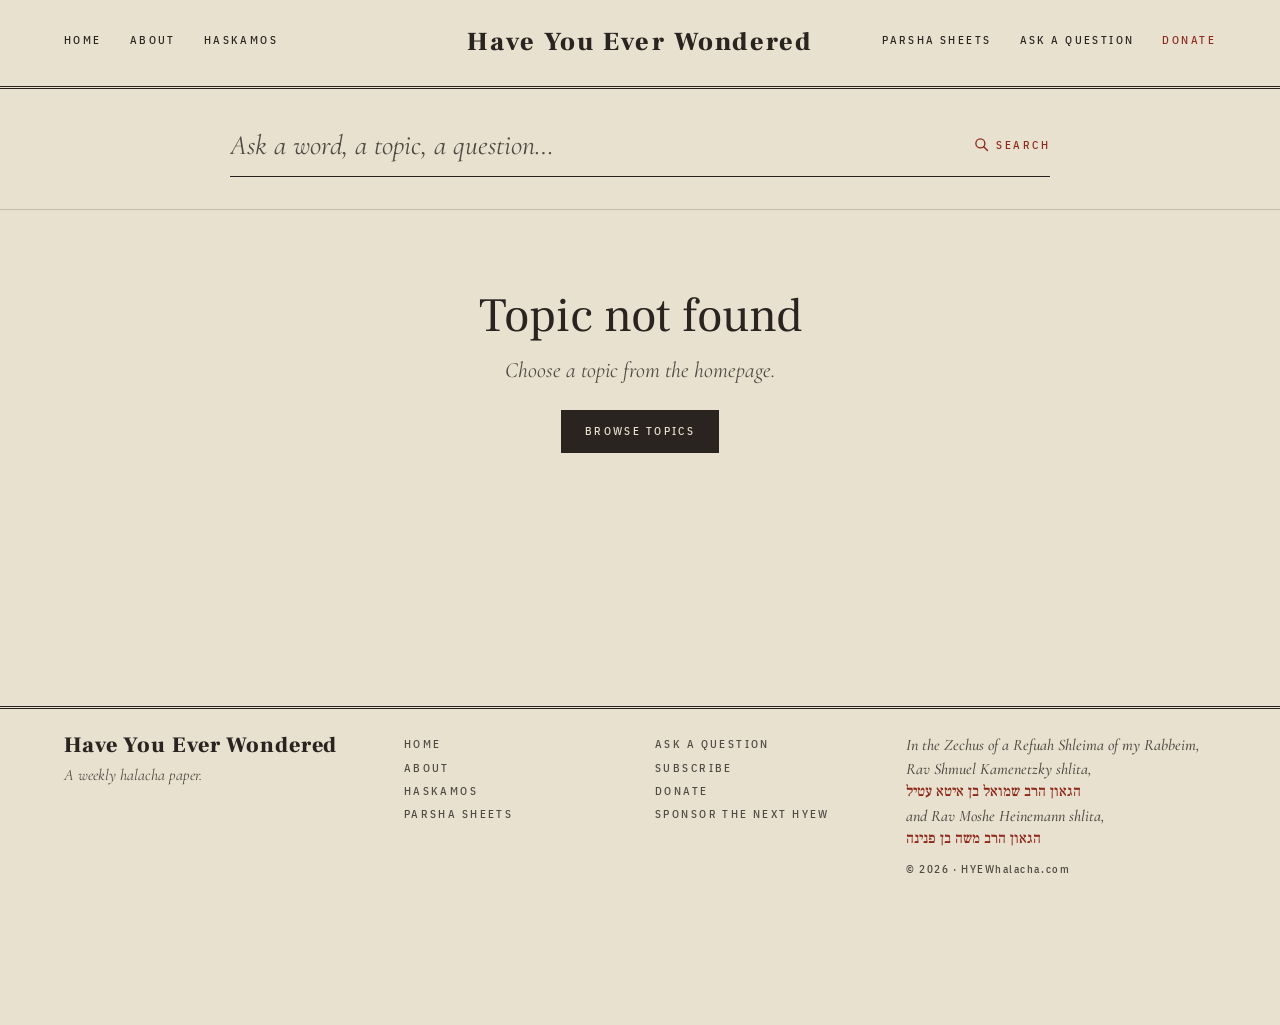
<file: topic.html>
<!doctype html>
<html lang="en-US">
<head>
  <meta charset="utf-8">
  <meta name="viewport" content="width=device-width, initial-scale=1">
  <title>Topic — Have You Ever Wondered</title>
  <link rel="preconnect" href="https://fonts.googleapis.com">
  <link rel="preconnect" href="https://fonts.gstatic.com" crossorigin>
  <link href="https://fonts.googleapis.com/css2?family=Cormorant+Garamond:ital,wght@0,400;0,500;0,600;1,400;1,500&family=Frank+Ruhl+Libre:wght@400;500;700;900&family=IBM+Plex+Sans+Condensed:wght@400;500&display=swap" rel="stylesheet">
  <link rel="stylesheet" href="css/styles.css?v=20261117aa">
</head>
<body data-page="topic" data-base="" data-search="below">
  <div id="site-header"></div>
  <main id="main">
    <div class="wrap" id="page-body"></div>
  </main>
  <div id="site-footer"></div>
  <script src="js/data.js?v=20261117aa"></script>
  <script src="js/glossary.js?v=20261117aa"></script>
  <script src="js/site.js?v=20261117aa"></script>
  <script src="js/qa.js?v=20261117aa"></script>
</body>
</html>
</file>
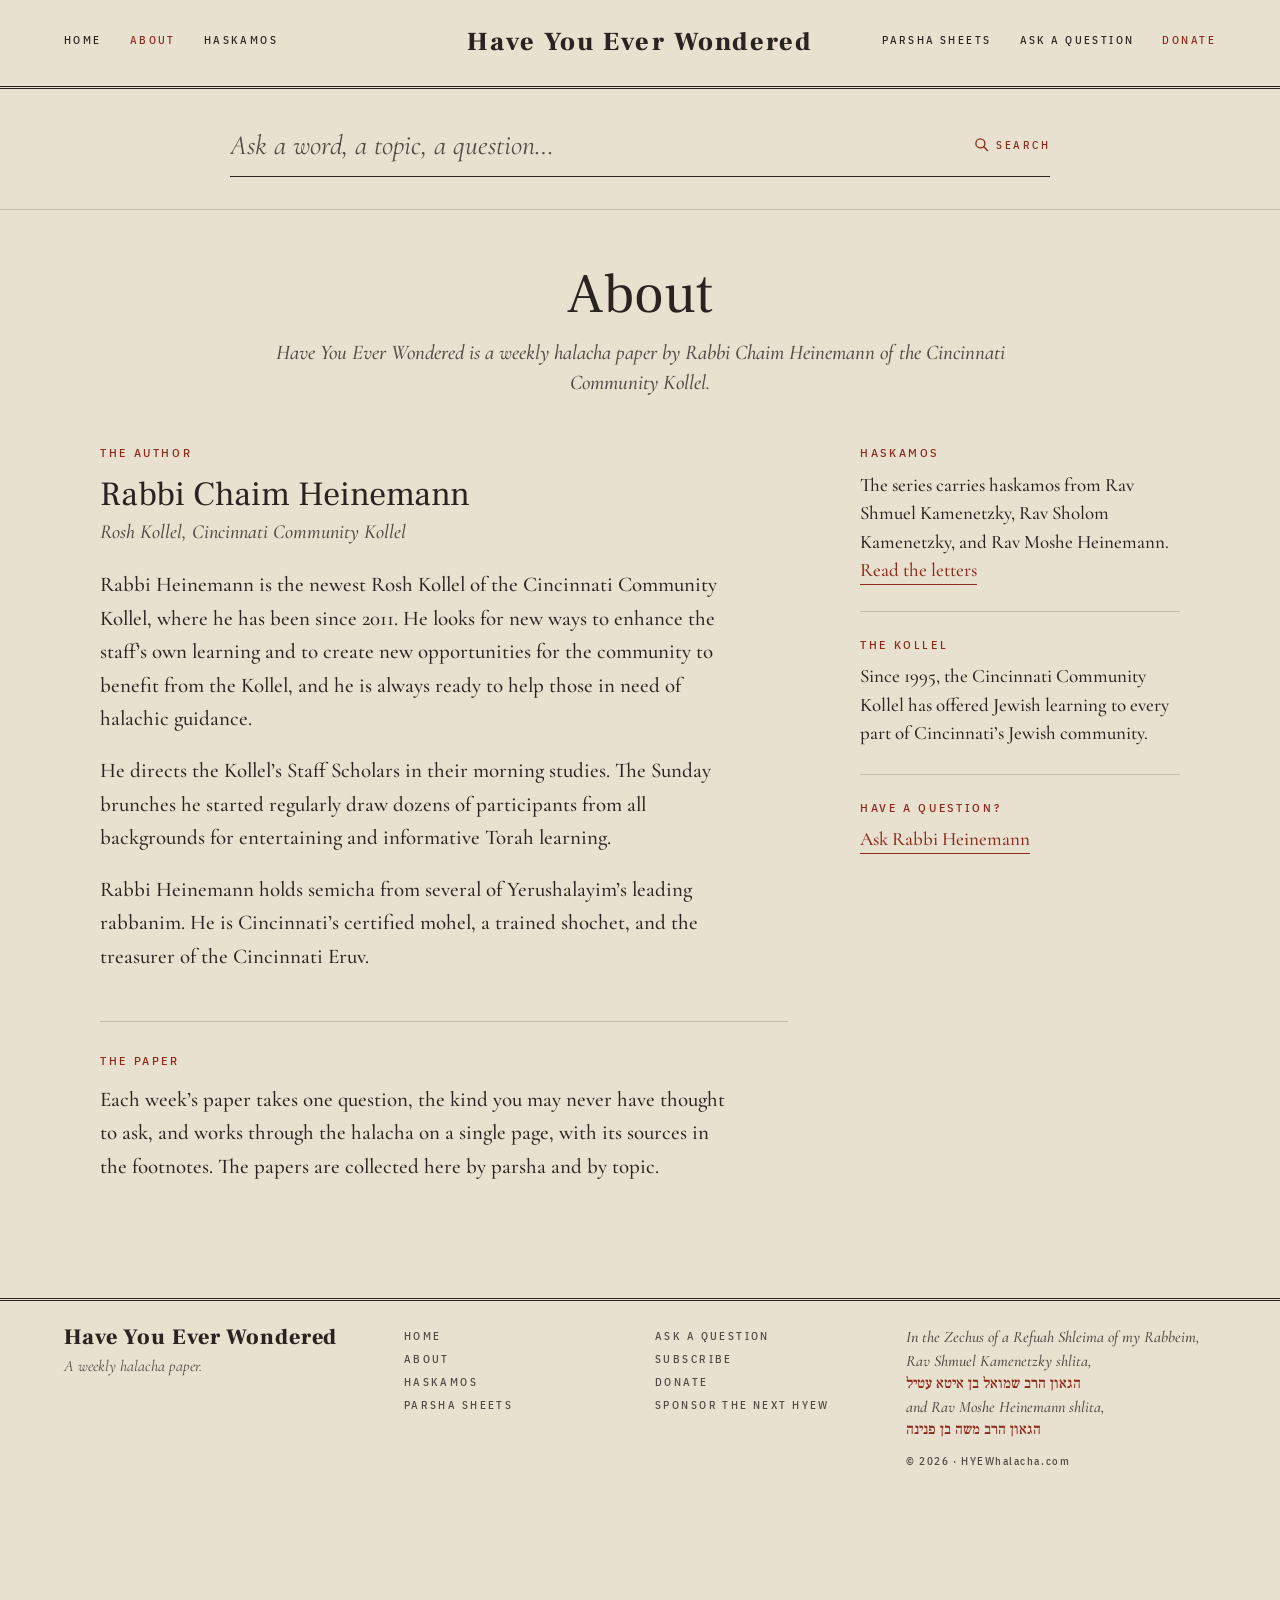
<file: pages/about.html>
<!doctype html>
<html lang="en-US">
<head>
  <meta charset="utf-8">
  <meta name="viewport" content="width=device-width, initial-scale=1">
  <title>About — Have You Ever Wondered</title>
  <link rel="preconnect" href="https://fonts.googleapis.com">
  <link rel="preconnect" href="https://fonts.gstatic.com" crossorigin>
  <link href="https://fonts.googleapis.com/css2?family=Cormorant+Garamond:ital,wght@0,400;0,500;0,600;1,400;1,500&family=Frank+Ruhl+Libre:wght@400;500;700;900&family=IBM+Plex+Sans+Condensed:wght@400;500&display=swap" rel="stylesheet">
  <link rel="stylesheet" href="../css/styles.css?v=20261117aa">
</head>
<body data-page="about" data-base="../" data-search="below">
  <div id="site-header"></div>
  <main id="main">
    <div class="wrap about-page">
      <header class="page-head">
        <h1>About</h1>
        <p class="lede">Have You Ever Wondered is a weekly halacha paper by Rabbi Chaim Heinemann of the Cincinnati Community Kollel.</p>
      </header>

      <div class="about-grid">
        <article class="about-body">
          <h2 class="sc red">The Author</h2>
          <p class="about-name">Rabbi Chaim Heinemann</p>
          <p class="about-role">Rosh Kollel, Cincinnati Community Kollel</p>
          <p>Rabbi Heinemann is the newest Rosh Kollel of the Cincinnati Community Kollel, where he has been since 2011. He looks for new ways to enhance the staff’s own learning and to create new opportunities for the community to benefit from the Kollel, and he is always ready to help those in need of halachic guidance.</p>
          <p>He directs the Kollel’s Staff Scholars in their morning studies. The Sunday brunches he started regularly draw dozens of participants from all backgrounds for entertaining and informative Torah learning.</p>
          <p>Rabbi Heinemann holds semicha from several of Yerushalayim’s leading rabbanim. He is Cincinnati’s certified mohel, a trained shochet, and the treasurer of the Cincinnati Eruv.</p>

          <h2 class="sc red">The Paper</h2>
          <p>Each week’s paper takes one question, the kind you may never have thought to ask, and works through the halacha on a single page, with its sources in the footnotes. The papers are collected here by parsha and by topic.</p>
        </article>

        <aside class="ask-side about-side">
          <section>
            <h2 class="sc">Haskamos</h2>
            <p>The series carries haskamos from Rav Shmuel Kamenetzky, Rav Sholom Kamenetzky, and Rav Moshe Heinemann. <a class="u" href="../haskamos.html">Read the letters</a></p>
          </section>
          <section>
            <h2 class="sc">The Kollel</h2>
            <p>Since 1995, the Cincinnati Community Kollel has offered Jewish learning to every part of Cincinnati’s Jewish community.</p>
          </section>
          <section>
            <h2 class="sc">Have a question?</h2>
            <p><a class="u" href="ask.html">Ask Rabbi Heinemann</a></p>
          </section>
        </aside>
      </div>
    </div>
  </main>
  <div id="site-footer"></div>
  <script src="../js/data.js?v=20261117aa"></script>
  <script src="../js/glossary.js?v=20261117aa"></script>
  <script src="../js/site.js?v=20261117aa"></script>
</body>
</html>
</file>
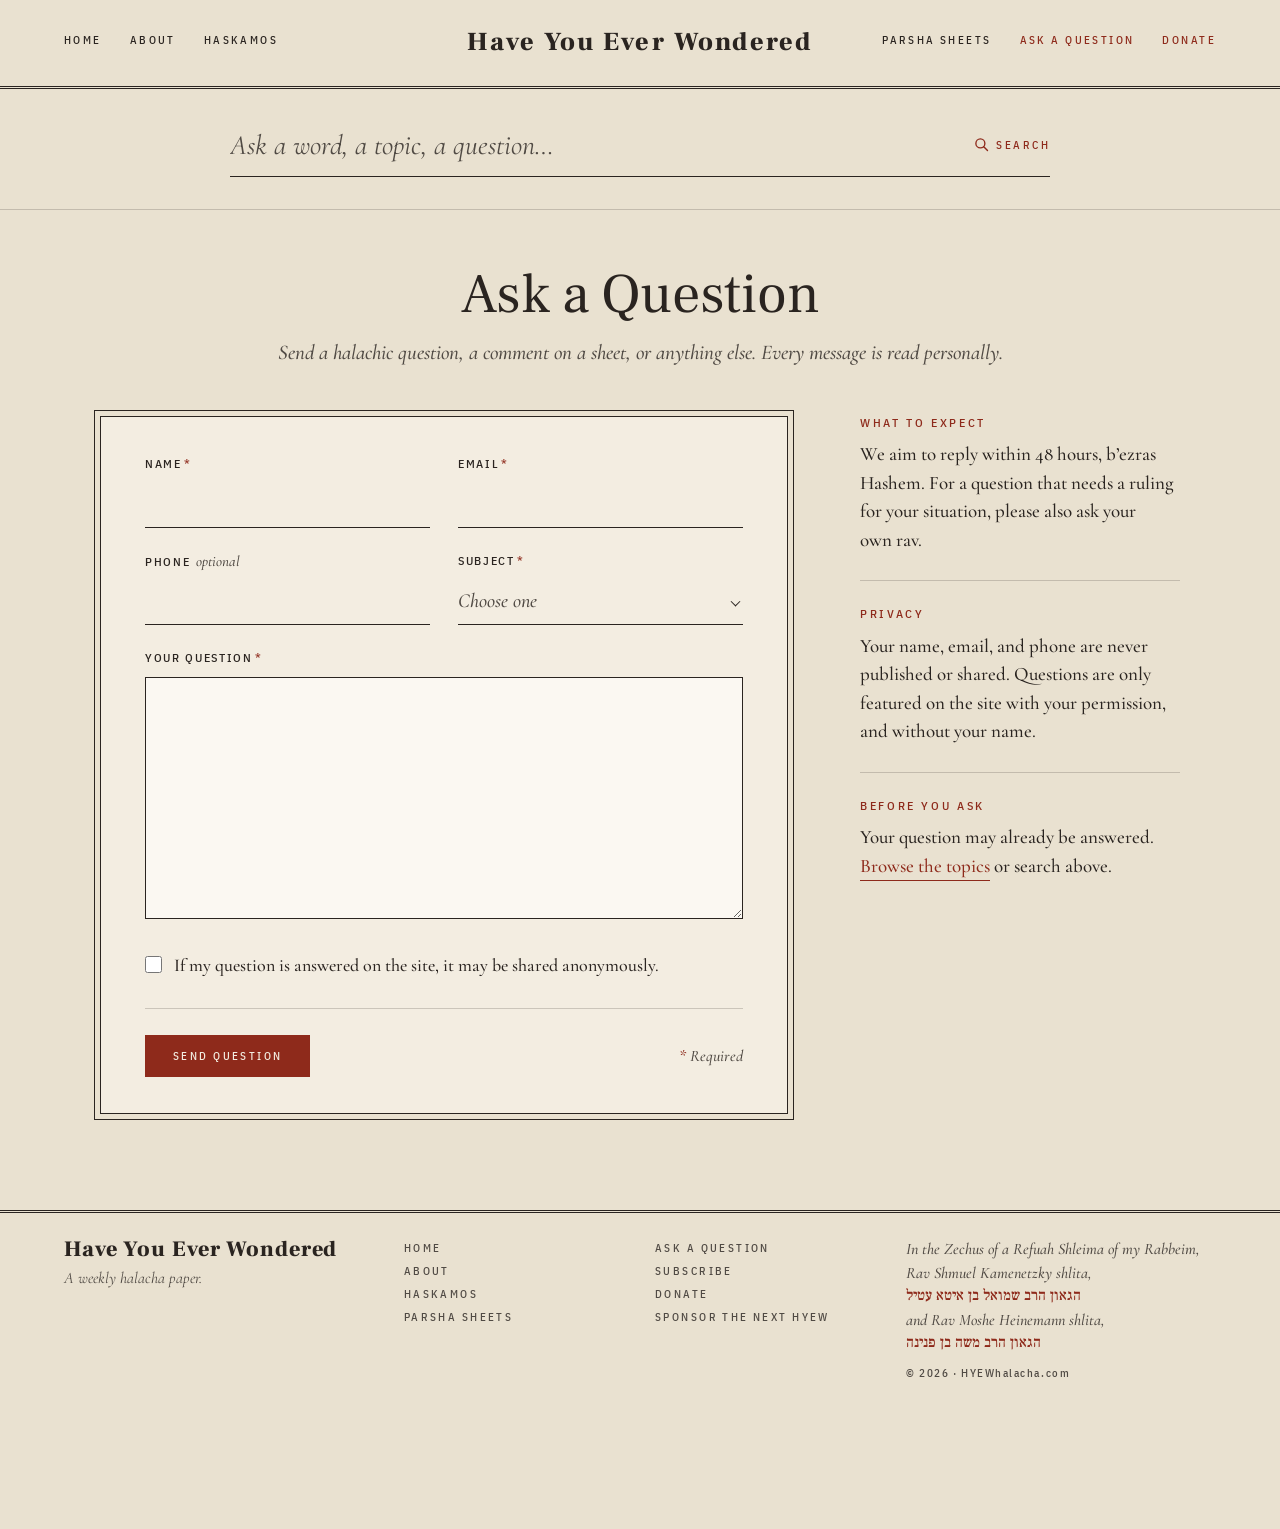
<file: pages/ask.html>
<!doctype html>
<html lang="en-US">
<head>
  <meta charset="utf-8">
  <meta name="viewport" content="width=device-width, initial-scale=1">
  <title>Ask a Question — Have You Ever Wondered</title>
  <link rel="preconnect" href="https://fonts.googleapis.com">
  <link rel="preconnect" href="https://fonts.gstatic.com" crossorigin>
  <link href="https://fonts.googleapis.com/css2?family=Cormorant+Garamond:ital,wght@0,400;0,500;0,600;1,400;1,500&family=Frank+Ruhl+Libre:wght@400;500;700;900&family=IBM+Plex+Sans+Condensed:wght@400;500&display=swap" rel="stylesheet">
  <link rel="stylesheet" href="../css/styles.css?v=20261117aa">
</head>
<body data-page="ask" data-base="../" data-search="below">
  <div id="site-header"></div>
  <main id="main">
    <div class="wrap ask-page">
      <header class="page-head">
        <h1>Ask a Question</h1>
        <p class="lede">Send a halachic question, a comment on a sheet, or anything else. Every message is read personally.</p>
      </header>

      <div class="ask-grid">
        <form class="ask-form" id="ask-form" novalidate>
          <div class="f-row two">
            <div class="f">
              <label for="f-name">Name <span class="req" aria-hidden="true">*</span></label>
              <input id="f-name" name="name" type="text" autocomplete="name" required>
              <p class="f-err" id="e-name" hidden>Please enter your name.</p>
            </div>
            <div class="f">
              <label for="f-email">Email <span class="req" aria-hidden="true">*</span></label>
              <input id="f-email" name="email" type="email" autocomplete="email" required>
              <p class="f-err" id="e-email" hidden>Please enter a valid email address.</p>
            </div>
          </div>
          <div class="f-row two">
            <div class="f">
              <label for="f-phone">Phone <span class="opt">optional</span></label>
              <input id="f-phone" name="phone" type="tel" autocomplete="tel">
            </div>
            <div class="f">
              <label for="f-subject">Subject <span class="req" aria-hidden="true">*</span></label>
              <div class="sel">
                <select id="f-subject" name="subject" required>
                  <option value="" selected disabled>Choose one</option>
                  <option>A halachic question</option>
                  <option>A comment on a parsha sheet</option>
                  <option>Sponsoring a sheet</option>
                  <option>Subscribing or the email list</option>
                  <option>Something else</option>
                </select>
              </div>
              <p class="f-err" id="e-subject" hidden>Please choose a subject.</p>
            </div>
          </div>
          <div class="f">
            <label for="f-question">Your question <span class="req" aria-hidden="true">*</span></label>
            <textarea id="f-question" name="question" rows="8" required></textarea>
            <p class="f-err" id="e-question" hidden>Please write your question.</p>
          </div>
          <label class="check">
            <input type="checkbox" name="publish" value="yes">
            <span>If my question is answered on the site, it may be shared anonymously.</span>
          </label>
          <div class="f-actions">
            <button type="submit" class="btn r sc">Send question</button>
            <p class="f-req"><span class="req" aria-hidden="true">*</span> Required</p>
          </div>
          <p class="f-status" id="f-status" role="status" hidden></p>
        </form>

        <aside class="ask-side" aria-label="About asking">
          <section>
            <h2 class="sc">What to expect</h2>
            <p>We aim to reply within 48 hours, b’ezras Hashem. For a question that needs a ruling for your situation, please also ask your own rav.</p>
          </section>
          <section>
            <h2 class="sc">Privacy</h2>
            <p>Your name, email, and phone are never published or shared. Questions are only featured on the site with your permission, and without your name.</p>
          </section>
          <section>
            <h2 class="sc">Before you ask</h2>
            <p>Your question may already be answered. <a class="u" href="../index.html#topics">Browse the topics</a> or search above.</p>
          </section>
        </aside>
      </div>
    </div>
  </main>
  <div id="site-footer"></div>
  <script src="../js/data.js?v=20261117aa"></script>
  <script src="../js/glossary.js?v=20261117aa"></script>
  <script src="../js/site.js?v=20261117aa"></script>
  <script src="../js/ask.js?v=20261117aa"></script>
</body>
</html>
</file>
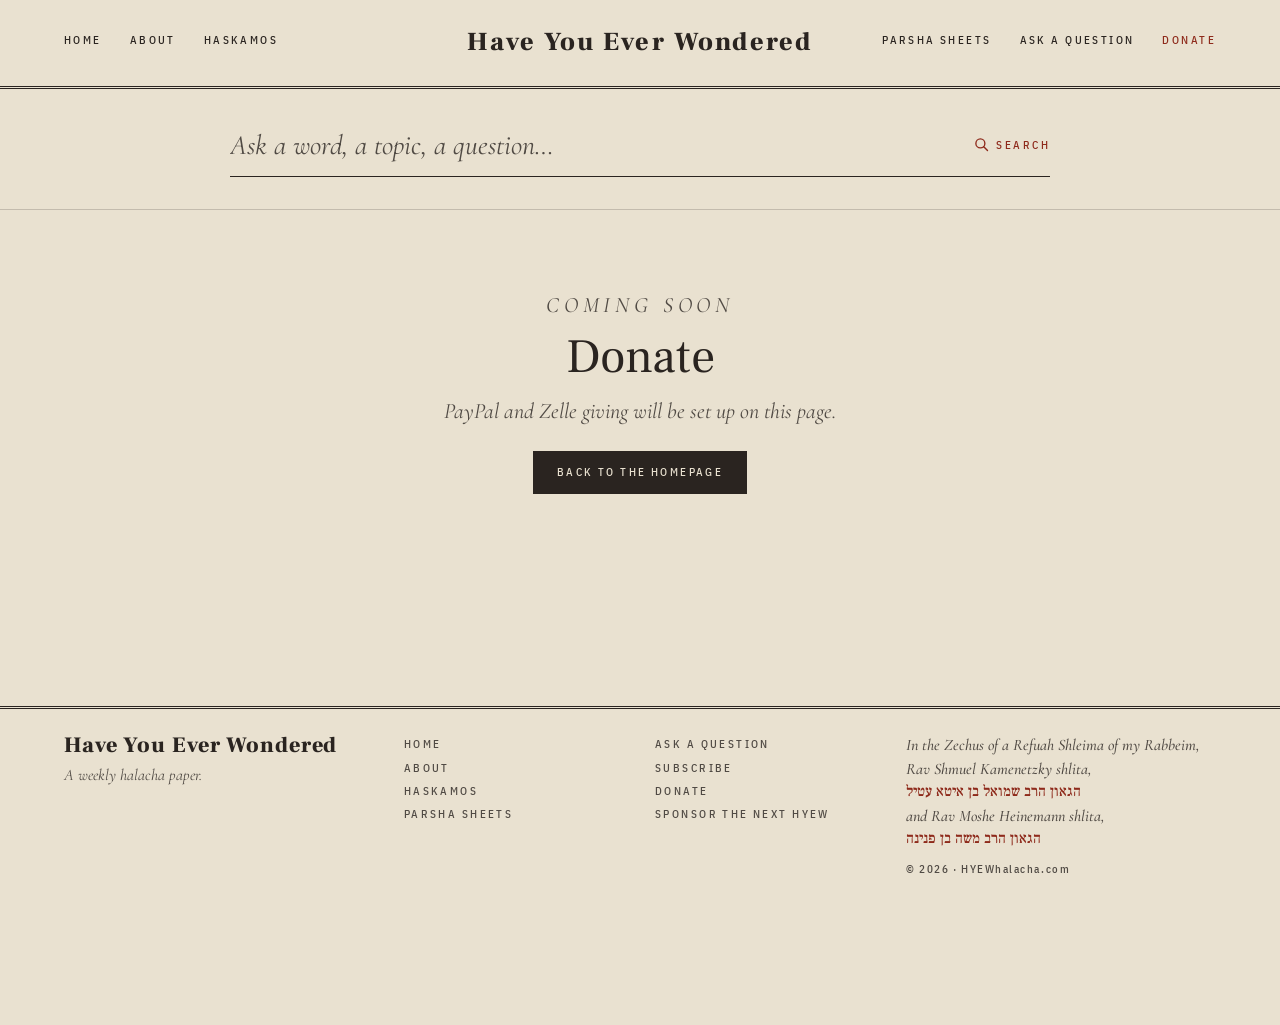
<file: pages/donate.html>
<!doctype html>
<html lang="en-US">
<head>
  <meta charset="utf-8">
  <meta name="viewport" content="width=device-width, initial-scale=1">
  <title>Donate — Have You Ever Wondered</title>
  <link rel="preconnect" href="https://fonts.googleapis.com">
  <link rel="preconnect" href="https://fonts.gstatic.com" crossorigin>
  <link href="https://fonts.googleapis.com/css2?family=Cormorant+Garamond:ital,wght@0,400;0,500;0,600;1,400;1,500&family=Frank+Ruhl+Libre:wght@400;500;700;900&family=IBM+Plex+Sans+Condensed:wght@400;500&display=swap" rel="stylesheet">
  <link rel="stylesheet" href="../css/styles.css?v=20261117aa">
</head>
<body data-page="donate" data-base="../" data-search="below">
  <div id="site-header"></div>
  <main id="main">
    <div class="wrap">
      <div class="soon">
      <p class="sc red" style="margin-bottom:10px">Coming soon</p>
      <h1>Donate</h1>
      <p>PayPal and Zelle giving will be set up on this page.</p>
      <a class="btn sc" href="../index.html">Back to the homepage</a>
    </div>
    </div>
  </main>
  <div id="site-footer"></div>
  <script src="../js/data.js?v=20261117aa"></script>
  <script src="../js/glossary.js?v=20261117aa"></script>
  <script src="../js/site.js?v=20261117aa"></script>
</body>
</html>
</file>
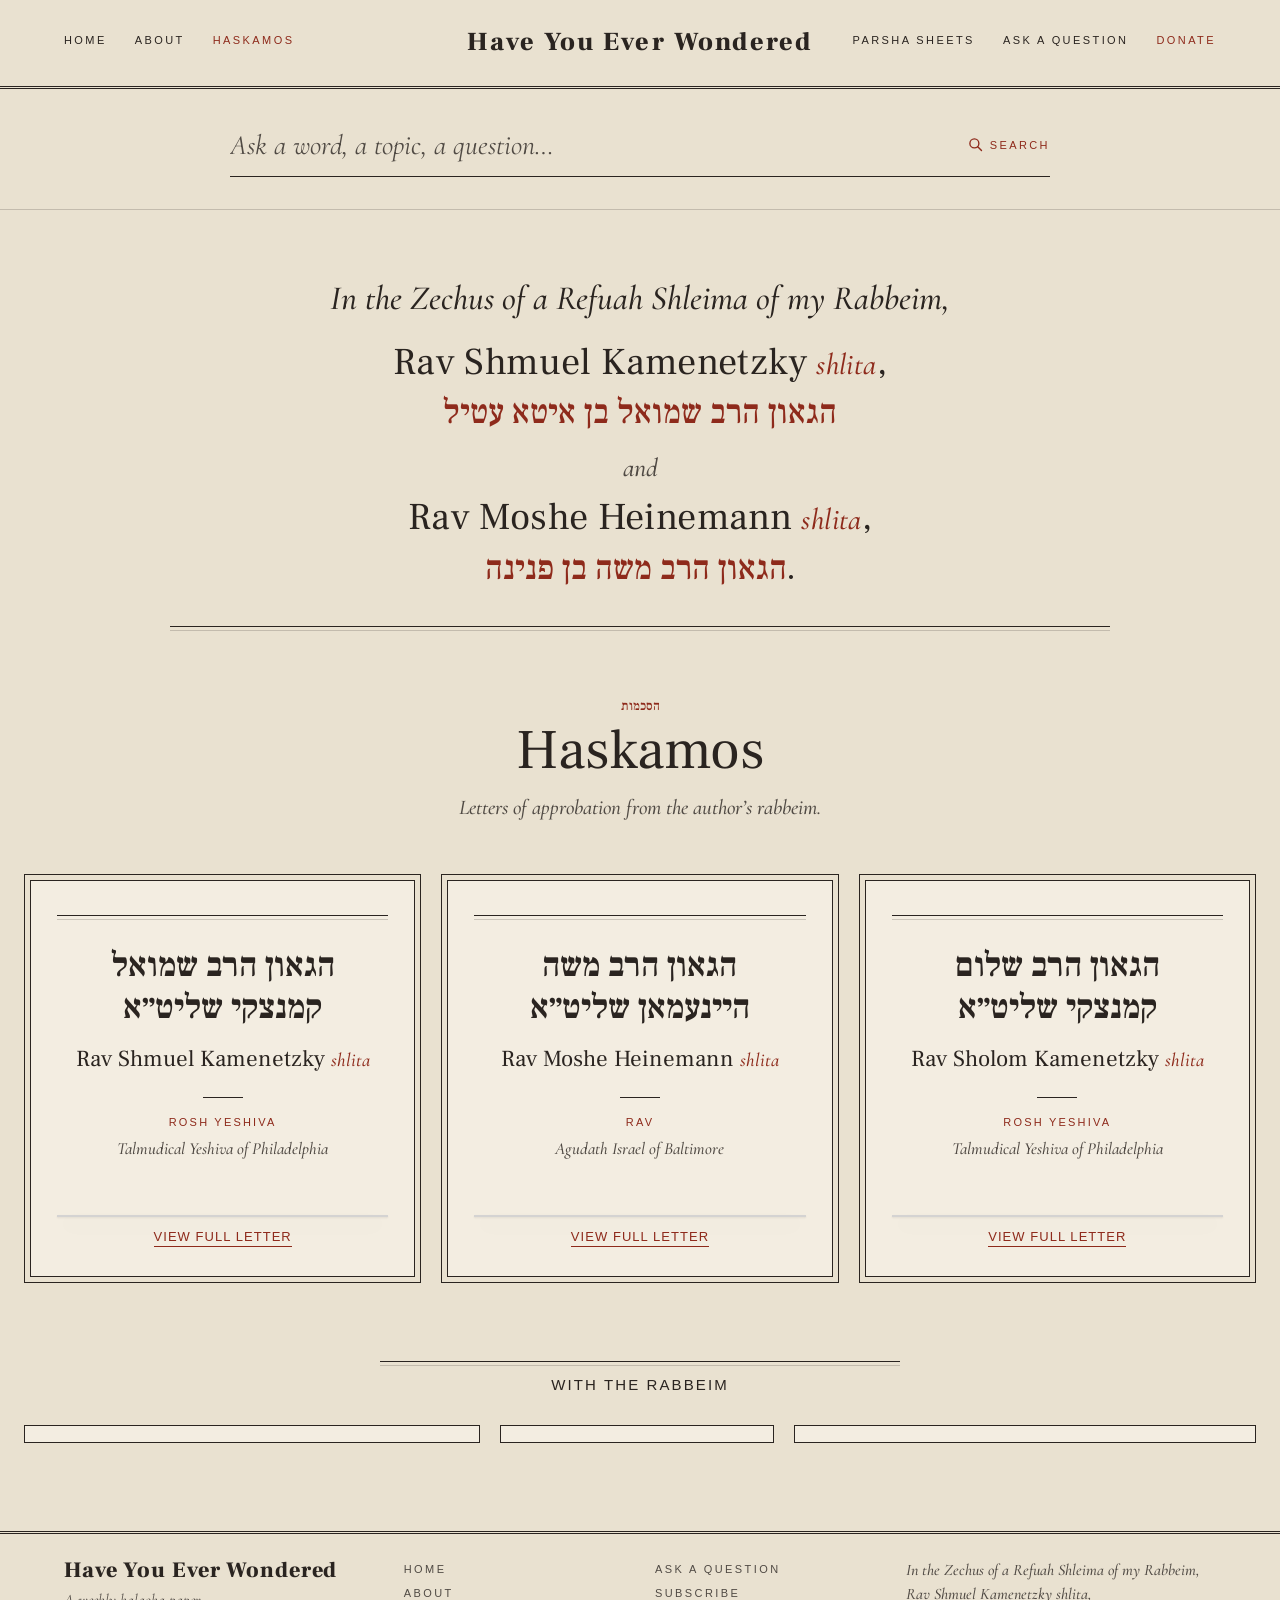
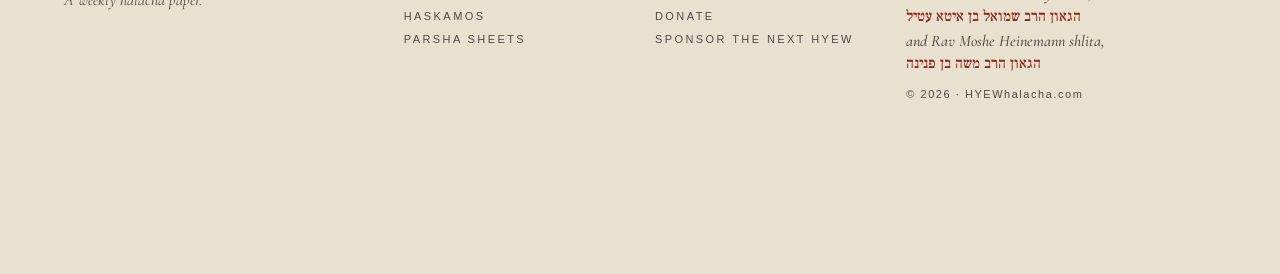
<file: pages/haskamos.html>
<!doctype html><html lang="en-US"><head><meta charset="utf-8"><meta http-equiv="refresh" content="0; url=../haskamos.html"><link rel="canonical" href="../haskamos.html"><title>Haskamos</title></head><body><a href="../haskamos.html">Haskamos</a></body></html>
</file>
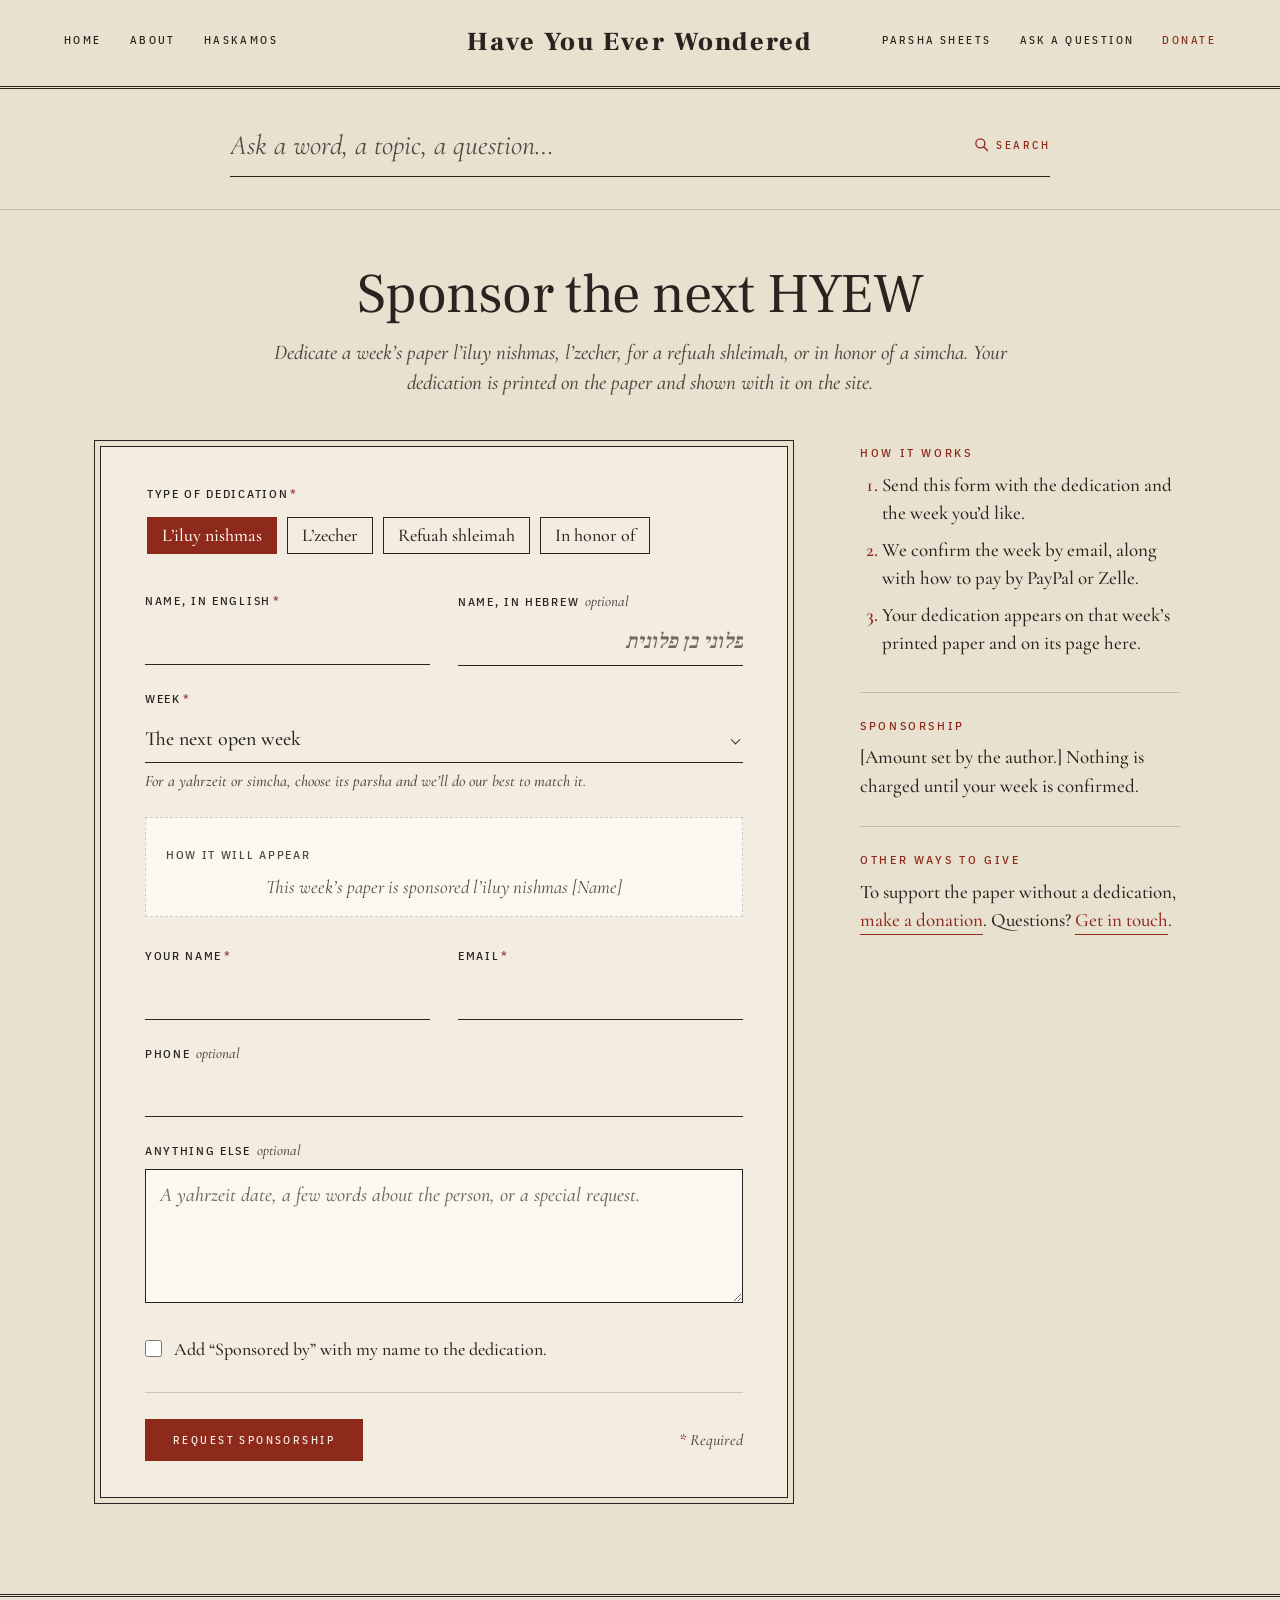
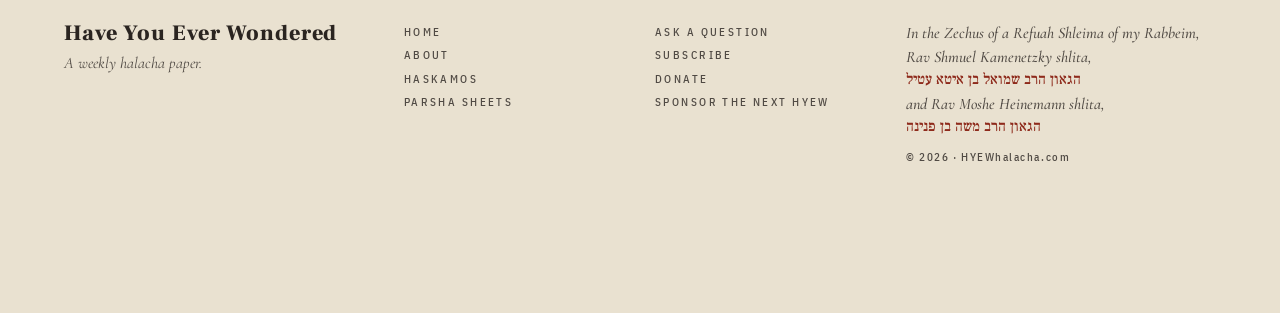
<file: pages/sponsor.html>
<!doctype html>
<html lang="en-US">
<head>
  <meta charset="utf-8">
  <meta name="viewport" content="width=device-width, initial-scale=1">
  <title>Sponsor the next HYEW — Have You Ever Wondered</title>
  <link rel="preconnect" href="https://fonts.googleapis.com">
  <link rel="preconnect" href="https://fonts.gstatic.com" crossorigin>
  <link href="https://fonts.googleapis.com/css2?family=Cormorant+Garamond:ital,wght@0,400;0,500;0,600;1,400;1,500&family=Frank+Ruhl+Libre:wght@400;500;700;900&family=IBM+Plex+Sans+Condensed:wght@400;500&display=swap" rel="stylesheet">
  <link rel="stylesheet" href="../css/styles.css?v=20261117aa">
</head>
<body data-page="sponsor" data-base="../" data-search="below">
  <div id="site-header"></div>
  <main id="main">
    <div class="wrap ask-page sponsor-page">
      <header class="page-head">
        <h1>Sponsor the next HYEW</h1>
        <p class="lede">Dedicate a week’s paper l’iluy nishmas, l’zecher, for a refuah shleimah, or in honor of a simcha. Your dedication is printed on the paper and shown with it on the site.</p>
      </header>

      <div class="ask-grid">
        <form class="ask-form" id="sp-form" novalidate>
          <fieldset class="f sp-type">
            <legend class="f-label">Type of dedication <span class="req" aria-hidden="true">*</span></legend>
            <div class="chips" role="radiogroup">
              <label><input type="radio" name="kind" value="l’iluy nishmas" checked><span>L’iluy nishmas</span></label>
              <label><input type="radio" name="kind" value="l’zecher"><span>L’zecher</span></label>
              <label><input type="radio" name="kind" value="for a refuah shleimah for"><span>Refuah shleimah</span></label>
              <label><input type="radio" name="kind" value="in honor of"><span>In honor of</span></label>
            </div>
          </fieldset>

          <div class="f-row two">
            <div class="f">
              <label for="f-honoree">Name, in English <span class="req" aria-hidden="true">*</span></label>
              <input id="f-honoree" name="honoree" type="text" required>
              <p class="f-err" id="e-honoree" hidden>Please enter the name for the dedication.</p>
            </div>
            <div class="f">
              <label for="f-heb">Name, in Hebrew <span class="opt">optional</span></label>
              <input id="f-heb" name="heb" type="text" lang="he" dir="rtl" placeholder="פלוני בן פלונית">
            </div>
          </div>

          <div class="f">
            <label for="f-week">Week <span class="req" aria-hidden="true">*</span></label>
            <div class="sel">
              <select id="f-week" name="week" required>
                <option value="next" selected>The next open week</option>
              </select>
            </div>
            <p class="f-help">For a yahrzeit or simcha, choose its parsha and we’ll do our best to match it.</p>
          </div>

          <div class="sp-preview" aria-live="polite">
            <p class="f-label">How it will appear</p>
            <p class="spline" id="sp-line"></p>
          </div>

          <div class="f-row two">
            <div class="f">
              <label for="f-name">Your name <span class="req" aria-hidden="true">*</span></label>
              <input id="f-name" name="name" type="text" autocomplete="name" required>
              <p class="f-err" id="e-name" hidden>Please enter your name.</p>
            </div>
            <div class="f">
              <label for="f-email">Email <span class="req" aria-hidden="true">*</span></label>
              <input id="f-email" name="email" type="email" autocomplete="email" required>
              <p class="f-err" id="e-email" hidden>Please enter a valid email address.</p>
            </div>
          </div>
          <div class="f">
            <label for="f-phone">Phone <span class="opt">optional</span></label>
            <input id="f-phone" name="phone" type="tel" autocomplete="tel">
          </div>
          <div class="f">
            <label for="f-note">Anything else <span class="opt">optional</span></label>
            <textarea id="f-note" name="note" rows="4" placeholder="A yahrzeit date, a few words about the person, or a special request."></textarea>
          </div>
          <label class="check">
            <input type="checkbox" name="credit" value="yes" id="f-credit">
            <span>Add “Sponsored by” with my name to the dedication.</span>
          </label>
          <div class="f-actions">
            <button type="submit" class="btn r sc">Request sponsorship</button>
            <p class="f-req"><span class="req" aria-hidden="true">*</span> Required</p>
          </div>
          <p class="f-status" id="f-status" role="status" hidden></p>
        </form>

        <aside class="ask-side" aria-label="About sponsoring">
          <section>
            <h2 class="sc">How it works</h2>
            <ol class="steps">
              <li>Send this form with the dedication and the week you’d like.</li>
              <li>We confirm the week by email, along with how to pay by PayPal or Zelle.</li>
              <li>Your dedication appears on that week’s printed paper and on its page here.</li>
            </ol>
          </section>
          <section>
            <h2 class="sc">Sponsorship</h2>
            <p>[Amount set by the author.] Nothing is charged until your week is confirmed.</p>
          </section>
          <section>
            <h2 class="sc">Other ways to give</h2>
            <p>To support the paper without a dedication, <a class="u" href="donate.html">make a donation</a>. Questions? <a class="u" href="ask.html">Get in touch</a>.</p>
          </section>
        </aside>
      </div>
    </div>
  </main>
  <div id="site-footer"></div>
  <script src="../js/data.js?v=20261117aa"></script>
  <script src="../js/glossary.js?v=20261117aa"></script>
  <script src="../js/site.js?v=20261117aa"></script>
  <script src="../js/sponsor.js?v=20261117aa"></script>
</body>
</html>
</file>
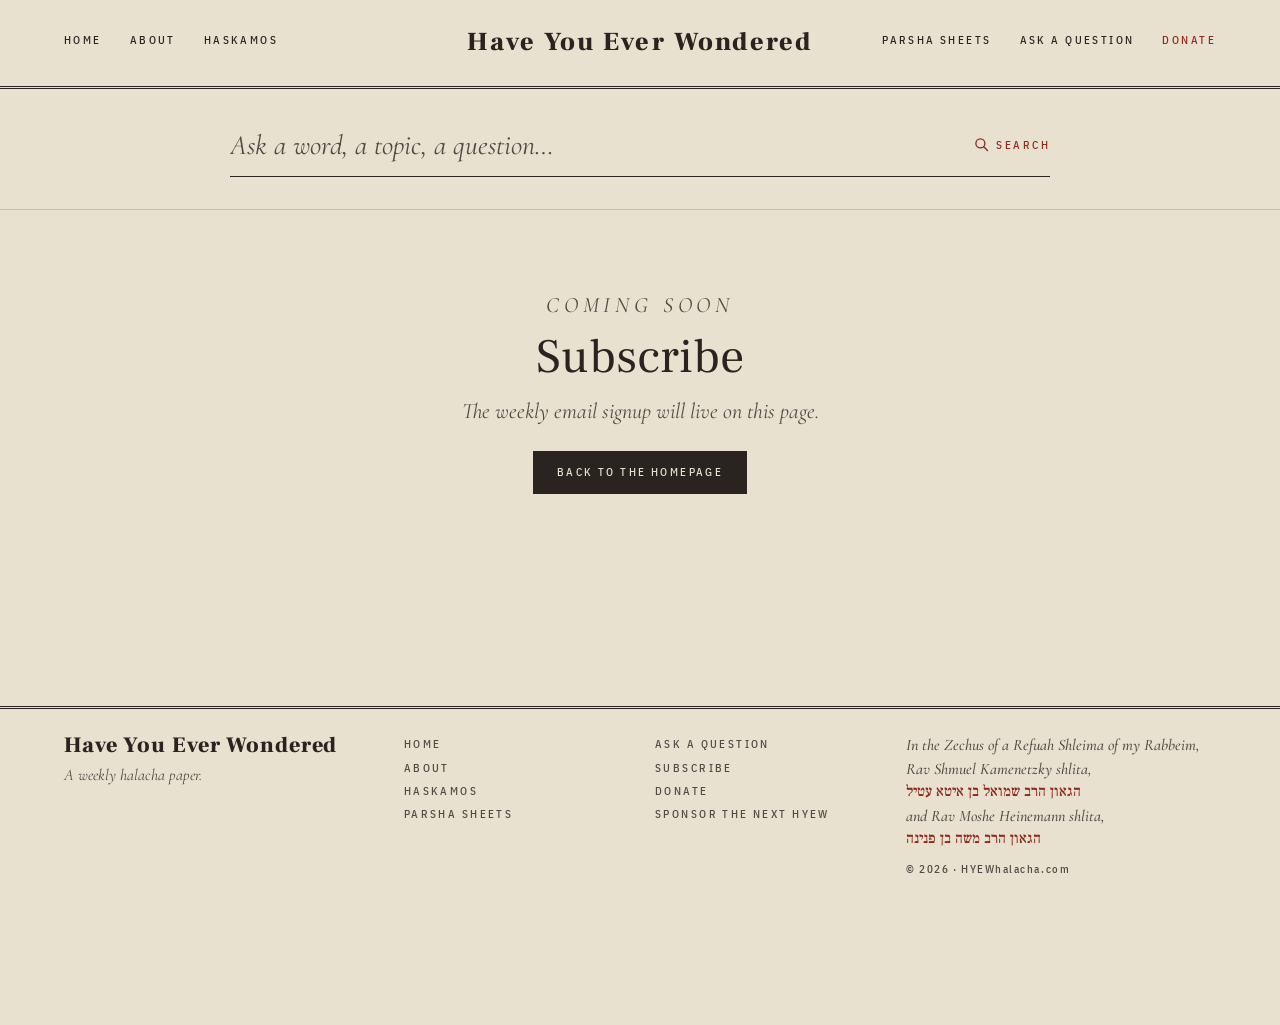
<file: pages/subscribe.html>
<!doctype html>
<html lang="en-US">
<head>
  <meta charset="utf-8">
  <meta name="viewport" content="width=device-width, initial-scale=1">
  <title>Subscribe — Have You Ever Wondered</title>
  <link rel="preconnect" href="https://fonts.googleapis.com">
  <link rel="preconnect" href="https://fonts.gstatic.com" crossorigin>
  <link href="https://fonts.googleapis.com/css2?family=Cormorant+Garamond:ital,wght@0,400;0,500;0,600;1,400;1,500&family=Frank+Ruhl+Libre:wght@400;500;700;900&family=IBM+Plex+Sans+Condensed:wght@400;500&display=swap" rel="stylesheet">
  <link rel="stylesheet" href="../css/styles.css?v=20261117aa">
</head>
<body data-page="subscribe" data-base="../" data-search="below">
  <div id="site-header"></div>
  <main id="main">
    <div class="wrap">
      <div class="soon">
      <p class="sc red" style="margin-bottom:10px">Coming soon</p>
      <h1>Subscribe</h1>
      <p>The weekly email signup will live on this page.</p>
      <a class="btn sc" href="../index.html">Back to the homepage</a>
    </div>
    </div>
  </main>
  <div id="site-footer"></div>
  <script src="../js/data.js?v=20261117aa"></script>
  <script src="../js/glossary.js?v=20261117aa"></script>
  <script src="../js/site.js?v=20261117aa"></script>
</body>
</html>
</file>
<file: css/styles.css>
/* Have You Ever Wondered — homepage prototype
   Palette and type follow “The Daf” (v1c): parchment, oxblood,
   Frank Ruhl Libre, Cormorant Garamond, IBM Plex Sans Condensed.
   No images. Typography only. */
img { max-width: 100%; height: auto; }
:root {
  --pg: #E9E1D0;
  --sheet: #F3EDE1;
  --ink: #2A2420;
  --rule: #2A242033;
  --red: #8E2A1B;
  --mut: #504A44; /* was #67625C (4.64:1 on --pg); now 6.72:1 on --pg (≈6.7:1), 7.49:1 on --sheet */
  --wrap: 1240px;
}

*, *::before, *::after { box-sizing: border-box; }

html { scroll-behavior: smooth; }

body {
  margin: 0;
  background: var(--pg);
  color: var(--ink);
  font: 400 17px/1.45 "Cormorant Garamond", serif;
  font-variant-numeric: oldstyle-nums;
  min-width: 320px;
  padding-bottom: 110px;
  -webkit-font-smoothing: antialiased;
  -moz-osx-font-smoothing: grayscale;
  text-rendering: optimizeLegibility;
  font-optical-sizing: auto;
}
.vh { position: absolute !important; width: 1px; height: 1px; overflow: hidden; clip: rect(0 0 0 0); white-space: nowrap; }
.linkish { background: none; border: 0; padding: 0; color: var(--red); font: inherit; }

a { color: inherit; text-decoration: none; }
button, input { font: inherit; color: inherit; }
button { cursor: pointer; }

p, h1, h2, h3, blockquote, li, a { text-wrap: pretty; }
h1, h2 { text-wrap: balance; }

.sc {
  font: 500 11px/1.2 "IBM Plex Sans Condensed", sans-serif;
  letter-spacing: .22em;
  text-transform: uppercase;
}
.red { color: var(--red); }
.u { border-bottom: 1px solid currentColor; padding-bottom: 3px; }
.don { color: var(--red); border-bottom: 1px solid var(--red); padding-bottom: 3px; }

.btn {
  display: inline-block;
  background: var(--ink);
  color: var(--pg);
  padding: 15px 24px;
  border: 0;
}
.btn.r { background: var(--red); color: var(--sheet); }
.btn:hover, .btn:focus-visible { opacity: .9; }

.wrap { width: min(var(--wrap), calc(100% - 48px)); margin: 0 auto; }

.skip {
  position: absolute;
  left: 12px;
  top: -100vh;
  background: var(--ink); color: var(--pg);
  padding: 8px 12px;
  z-index: 300;
}
.skip:focus { top: 12px; }

/* ---------- Header ---------- */
header.site {
  border-bottom: 3px double var(--ink);
  padding: 22px 48px;
}
body[data-search="below"] header.site {
  display: grid;
  grid-template-columns: 1fr auto 1fr;
  align-items: center;
  gap: 24px;
  padding: 28px 64px;
}
body[data-search="below"] header.site .nav-l { display: flex; gap: 28px; }
body[data-search="below"] header.site .nav-r { display: flex; gap: 28px; justify-content: flex-end; }
body[data-search="below"] .search-in-header { display: none; }

body[data-search="header"] header.site {
  display: grid;
  grid-template-columns: 1fr auto 1fr;
  grid-template-areas:
    "navl brand navr"
    "search search search";
  align-items: center;
  column-gap: 24px;
  row-gap: 16px;
  padding: 22px 64px 20px;
}
body[data-search="header"] header.site .nav-l { display: flex; gap: 28px; grid-area: navl; }
body[data-search="header"] header.site .nav-r { display: flex; gap: 28px; justify-content: flex-end; grid-area: navr; }
body[data-search="header"] .brand { grid-area: brand; text-align: center; }
body[data-search="header"] .search-in-header { grid-area: search; display: block; }
body[data-search="header"] .search-in-header .search-field input { font-size: 22px; }
body[data-search="header"] .search-band { display: none; }

.brand { text-align: center; color: inherit; }
.brand b {
  display: block;
  font: 900 26px/1.15 "Frank Ruhl Libre", serif;
  letter-spacing: .08em;
  font-weight: 900;
}
.brand i {
  display: block;
  font: italic 400 15px/1.2 "Cormorant Garamond", serif;
  color: var(--red);
  margin-top: 4px;
  letter-spacing: .04em;
}
body[data-search="header"] .brand b { font-size: 26px; }

.menu-btn {
  display: none;
  background: none;
  border: 0;
  padding: 0;
  height: 28px;
  color: var(--ink);
  align-items: center;
  gap: 8px;
  justify-self: start;
  box-sizing: border-box;
}
.menu-btn:hover, .menu-btn:focus-visible, .menu-btn.is-open { color: var(--red); }
.menu-btn:focus { outline: none; }
.menu-btn:focus-visible { outline: 1px solid var(--red); outline-offset: 4px; }
.menu-ic {
  display: block;
  width: 18px;
  height: 14px;
  flex-shrink: 0;
  overflow: visible;
}
.menu-ic rect {
  transform-box: fill-box;
  transform-origin: center;
  transition: transform .2s ease, opacity .2s ease;
}
.menu-btn.is-open .menu-ic .b1 { transform: translateY(6px) rotate(45deg); }
.menu-btn.is-open .menu-ic .b2 { opacity: 0; }
.menu-btn.is-open .menu-ic .b3 { transform: translateY(-6px) rotate(-45deg); }
.menu-lbl { line-height: 1; }

/* ---------- Search ---------- */
.search {
  position: relative;
}
.search-field {
  display: flex;
  align-items: center;
  gap: 12px;
  width: 100%;
  background: transparent;
  border: 0;
  border-bottom: 1px solid var(--ink);
  padding: 8px 0 10px;
}
.search-field input {
  flex: 1;
  border: 0;
  background: transparent;
  font: italic 20px/1.2 "Cormorant Garamond", serif;
  padding: 0;
  margin: 0;
  min-width: 0;
  width: 100%;
  outline: none;
  color: var(--ink);
}
.search-field input::placeholder { color: var(--mut); opacity: 1; }
.search-field input[type="search"] { -webkit-appearance: none; appearance: none; }
.search-field input[type="search"]::-webkit-search-decoration,
.search-field input[type="search"]::-webkit-search-cancel-button { -webkit-appearance: none; }
.search-field button[type="submit"] {
  background: none;
  border: 0;
  color: var(--red);
  padding: 0 0 0 8px;
  flex-shrink: 0;
}
.search-field:focus-within { border-bottom-color: var(--red); }

.search-band {
  border-bottom: 1px solid var(--rule);
  padding: 28px 0 32px;
}
.search-band .search { max-width: 820px; margin: 0 auto; }
.search-band .kicker {
  margin: 0 0 10px;
  color: var(--red);
  text-align: center;
}
.search-band .search-field {
  padding: 12px 0 14px;
}
.search-band .search-field input { font-size: 28px; }

.search-drop {
  position: absolute;
  top: calc(100% + 10px);
  left: 0;
  right: 0;
  background: var(--sheet);
  border: 1px solid var(--rule);
  outline: 1px solid var(--rule);
  outline-offset: 4px;
  z-index: 50;
  max-height: min(70vh, 560px);
  overflow: auto;
  padding: 16px 20px 20px;
  box-shadow: none;
}
.search-band .search-drop { left: 0; right: 0; }
.search-drop[hidden], .search-drop:empty { display: none; }

.drop-group { margin-top: 14px; }
.drop-group:first-child { margin-top: 0; }
.drop-group h3 {
  margin: 0 0 8px;
  padding-bottom: 6px;
  border-bottom: 1px solid var(--rule);
  color: var(--red);
  font: 700 12px/1 "Frank Ruhl Libre", serif;
  letter-spacing: .16em;
  text-transform: uppercase;
}
.drop-item {
  display: block;
  width: 100%;
  text-align: left;
  background: none;
  border: 0;
  border-bottom: 1px dotted var(--rule);
  padding: 10px 4px;
  font: 500 18px/1.3 "Cormorant Garamond", serif;
  cursor: pointer;
}
.drop-item:hover, .drop-item:focus-visible { color: var(--red); }
.drop-item .meta {
  display: block;
  margin-top: 2px;
  color: var(--mut);
  font: 500 11px/1.2 "IBM Plex Sans Condensed", sans-serif;
  letter-spacing: .12em;
  text-transform: uppercase;
}
.drop-empty, .drop-more {
  margin: 12px 0 0;
  color: var(--mut);
  font: italic 17px/1.35 "Cormorant Garamond", serif;
}
.drop-more button {
  background: none;
  border: 0;
  color: var(--red);
  padding: 0;
  font: 500 12px/1 "IBM Plex Sans Condensed", sans-serif;
  letter-spacing: .18em;
  text-transform: uppercase;
  border-bottom: 1px solid var(--red);
  padding-bottom: 2px;
}
mark {
  background: transparent;
  color: var(--red);
  font-weight: 500;
  padding: 0;
}

/* ---------- Topics + paper layout ---------- */
.layout-main { margin-top: 48px; }
body[data-paper="rail"] .layout-main {
  display: grid;
  grid-template-columns: 1fr minmax(320px, 400px);
  grid-template-areas:
    "topics paper"
    "past   past";
  gap: 0 56px;
  align-items: stretch;
}
/* Rail mode: the slot dissolves so the paper and Past weeks become grid
   items. The paper stretches to the topics column's height (contain:size
   keeps its long text from setting the row height), and Past weeks runs as
   a full-width row under both columns. */
body[data-paper="rail"] .paper-slot { display: contents; }
body[data-paper="rail"] .topics-sec { grid-area: topics; }
body[data-paper="below"] .layout-main {
  display: flex;
  flex-direction: column;
  gap: 0;
}

.topics-sec .kicker { margin: 0 0 6px; }
.topics-sec h1 {
  font: 400 48px/1.02 "Frank Ruhl Libre", serif;
  margin: 0 0 28px;
  letter-spacing: -.01em;
}

/* Topics: a grouped editorial index (no boxes). */
.topics-index { display: grid; gap: 40px 44px; }
body[data-paper="below"] .topics-index { grid-template-columns: repeat(5, minmax(0, 1fr)); }
body[data-paper="rail"] .topics-index {
  display: block;
  columns: 2;
  column-gap: 52px;
}
body[data-paper="rail"] .tgroup { break-inside: avoid; margin-bottom: 36px; }
body[data-paper="rail"] .tgroup:last-child { margin-bottom: 0; }

.tg-h {
  margin: 0;
  padding: 0 0 10px;
  color: var(--red);
  border-bottom: 1px solid var(--ink);
}
.tgroup ul { list-style: none; margin: 0; padding: 0; }
.tgroup li { border-bottom: 1px solid var(--rule); }
.tgroup li:last-child { border-bottom: 0; }

.topic {
  display: flex;
  align-items: center;
  justify-content: space-between;
  gap: 12px;
  width: 100%;
  padding: 14px 0 13px;
  background: none;
  border: 0;
  text-align: left;
  cursor: pointer;
  transition: color .18s ease;
}
.topic .tx { display: block; min-width: 0; }
.topic .en {
  display: block;
  font: 500 22px/1.15 "Cormorant Garamond", serif;
  transition: transform .2s ease, color .18s ease;
}
.topic .he {
  display: block;
  margin-top: 4px;
  font: 400 16px/1.25 "Frank Ruhl Libre", serif;
  color: var(--mut);
  text-align: left;
  unicode-bidi: plaintext;
}
.topic .ar {
  flex-shrink: 0;
  color: var(--red);
  font: 400 18px/1 "Frank Ruhl Libre", serif;
  opacity: 0;
  transform: translateX(-6px);
  transition: opacity .18s ease, transform .2s ease;
}
.topic:hover .en, .topic:focus-visible .en { color: var(--red); }
.topic:hover .ar, .topic:focus-visible .ar { opacity: 1; transform: none; }
.topic:focus { outline: none; }
.topic:focus-visible { outline: 1px solid var(--red); outline-offset: 3px; }
@media (hover: none) { .topic .ar { opacity: .85; transform: none; } }

body[data-paper="below"] .paper-slot {
  display: grid;
  grid-template-columns: 1fr 220px;
  gap: 40px;
  margin-top: 72px;
  align-items: start;
}

/* ---------- Paper (from v1c) ---------- */
.paper {
  background: var(--sheet);
  border: 1px solid var(--rule);
  outline: 1px solid var(--rule);
  outline-offset: 6px;
  padding: 44px 52px 0;
  position: relative;
  overflow: hidden;
}
body[data-paper="below"] .paper { height: 860px; }
body[data-paper="rail"] .paper {
  grid-area: paper;
  padding: 26px 24px 0;
  height: auto;
  min-height: 680px;
  contain: size;
}

.mast { text-align: center; border-bottom: 3px double var(--ink); padding-bottom: 14px; }
.mast .row { display: flex; justify-content: space-between; color: var(--mut); gap: 8px; }
.mast .t {
  font: italic 500 40px/1 "Cormorant Garamond", serif;
  margin: 14px 0 4px;
}
.mast .t span { color: var(--red); }
.mast .sub {
  font: 700 11px/1 "Frank Ruhl Libre", serif;
  letter-spacing: .5em;
  margin-right: -.5em;
}
body[data-paper="rail"] .mast .t { font-size: 28px; margin: 10px 0 4px; }
body[data-paper="rail"] .mast { padding-bottom: 10px; }

.paper h2, .paper .sheet-title {
  font: 500 32px/1.12 "Frank Ruhl Libre", serif;
  text-align: center;
  margin: 26px 0 6px;
  letter-spacing: -.01em;
}
.paper .sheet-title em, .paper h2 em { font-family: "Cormorant Garamond", serif; color: var(--red); font-style: italic; }
.byline { text-align: center; color: var(--mut); margin-bottom: 12px; }
.spline {
  text-align: center;
  font: italic 16px "Cormorant Garamond", serif;
  color: var(--mut);
  margin: 0 0 18px;
}
body[data-paper="rail"] .paper h2 { font-size: 22px; margin: 16px 0 6px; }
body[data-paper="rail"] .spline { font-size: 14px; margin-bottom: 12px; }
body[data-paper="rail"] .spline a.u { display: inline-block; margin-top: 2px; }

.cols {
  columns: 2;
  column-gap: 34px;
  column-rule: 1px solid var(--rule);
  text-align: justify;
  hyphens: auto;
  -webkit-hyphens: auto;
  font-size: 17px;
  line-height: 1.45;
}
body[data-paper="rail"] .cols {
  columns: 1;
  column-rule: none;
  font-size: 16px;
  text-align: left;
}
.cols p { margin: 0 0 .7em; }
.cols h3 {
  font: 700 13px/1.2 "Frank Ruhl Libre", serif;
  letter-spacing: .14em;
  text-transform: uppercase;
  color: var(--red);
  margin: 14px 0 6px;
  break-after: avoid;
  text-align: left;
}
.cols .q {
  font: italic 500 19px/1.35 "Cormorant Garamond", serif;
  border-left: 2px solid var(--red);
  padding-left: 12px;
  text-align: left;
}
.dc::first-letter {
  float: left;
  font: 900 58px/.8 "Frank Ruhl Libre", serif;
  color: var(--red);
  padding: 5px 7px 0 0;
}
body[data-paper="rail"] .dc::first-letter { font-size: 46px; }
sup {
  font: 600 10px "IBM Plex Sans Condensed", sans-serif;
  color: var(--red);
  margin-left: 1px;
}
.bl {
  column-span: all;
  border-top: 1px solid var(--ink);
  border-bottom: 1px solid var(--ink);
  margin: 12px 0 16px;
  padding: 12px 4px;
  display: grid;
  grid-template-columns: 150px 1fr;
  gap: 18px;
  text-align: left;
}
body[data-paper="rail"] .bl {
  grid-template-columns: 1fr;
  gap: 8px;
  column-span: none;
}
.bl b {
  font: 700 12px/1.3 "Frank Ruhl Libre", serif;
  letter-spacing: .18em;
  text-transform: uppercase;
  color: var(--red);
}
.bl ul { margin: 0; padding: 0; list-style: none; columns: 2; column-gap: 24px; column-rule: none; }
body[data-paper="rail"] .bl ul { columns: 1; }
.bl li { padding-left: 16px; text-indent: -16px; font-size: 16.5px; }
.bl li::before { content: "§ "; color: var(--red); }
.fn {
  column-span: all;
  border-top: 1px solid var(--rule);
  padding-top: 8px;
  font-size: 13.5px;
  line-height: 1.35;
  columns: 2;
  column-gap: 34px;
  color: #4a423b;
}
body[data-paper="rail"] .fn { columns: 1; column-span: none; }
.fn p { margin: 0 0 3px; }
.fn sup { margin-right: 3px; }

.fade {
  position: absolute;
  left: 0; right: 0; bottom: 0;
  height: 230px;
  background: linear-gradient(rgba(243,237,225,0) 0%, rgba(243,237,225,.92) 38%, var(--sheet) 58%);
  display: flex;
  align-items: flex-end;
  justify-content: center;
  padding-bottom: 28px;
  pointer-events: none;
}
.fade a, .fade button { pointer-events: auto; }
body[data-paper="rail"] .fade { height: 260px; }
.fade a, .fade button {
  background: var(--red);
  color: var(--sheet);
  padding: 16px 30px;
  font: 500 13px/1 "IBM Plex Sans Condensed", sans-serif;
  letter-spacing: .24em;
  text-transform: uppercase;
  border: 0;
}

/* ---------- Past weeks ---------- */
.side h4 {
  font: 700 15px/1 "Frank Ruhl Libre", serif;
  letter-spacing: .06em;
  margin: 0 0 6px;
  color: var(--red);
}
.past { list-style: none; padding: 0; margin: 0; }
.past li { padding: 12px 0; border-bottom: 1px dotted var(--rule); }
.past .w { display: block; color: var(--mut); margin-bottom: 4px; }
.past button, .past a {
  display: block;
  width: 100%;
  text-align: left;
  background: none;
  border: 0;
  padding: 0;
  font: 500 19px/1.2 "Cormorant Garamond", serif;
  cursor: pointer;
}
body[data-paper="rail"] .side {
  grid-area: past;
  margin-top: 64px;
  border-top: 1px solid var(--ink);
  padding-top: 14px;
}
body[data-paper="rail"] .side h4 { margin: 0 0 4px; }
body[data-paper="rail"] .past {
  display: grid;
  grid-template-columns: repeat(5, minmax(0, 1fr));
  gap: 0 32px;
}
body[data-paper="rail"] .past li { border-bottom: 0; padding: 12px 0 0; }
.past button:hover, .past a:hover,
.past button:focus-visible, .past a:focus-visible { color: var(--red); }
.past a:hover .ex, .past a:focus-visible .ex { color: var(--mut); }
.past .ex,
.sheet-list .ex {
  display: block;
  margin-top: 6px;
  font: italic 500 17px/1.4 "Cormorant Garamond", serif;
  color: var(--mut);
}
.past .ex { margin-top: 4px; font-size: 16px; line-height: 1.35; }
body[data-paper="rail"] .past .ex {
  display: -webkit-box;
  -webkit-line-clamp: 1;
  -webkit-box-orient: vertical;
  overflow: hidden;
  font-size: 15px;
  margin-top: 3px;
}

/* ---------- Dedication, ask, donate, haskamos, footer ---------- */
.ded {
  text-align: center;
  margin: 64px 0 0;
  padding: 16px 0;
  border-top: 1px solid var(--ink);
  border-bottom: 1px solid var(--ink);
  font: italic 400 20px/1.3 "Cormorant Garamond", serif;
}
.ded span { color: var(--red); font-style: normal; }

.sec {
  margin-top: 70px;
  display: grid;
  grid-template-columns: repeat(3, 1fr);
  border-top: 1px solid var(--ink);
}
.sec > div { padding: 28px 32px 36px; border-right: 1px solid var(--rule); }
.sec > div:first-child { padding-left: 0; }
.sec > div:last-child { border: 0; padding-right: 0; }
.sec h2 { font: 400 38px/1.04 "Frank Ruhl Libre", serif; margin: 10px 0 0; }
.sec h2 i { font-family: "Cormorant Garamond", serif; }
.sec p { font-size: 19px; margin: 12px 0; }
.note { font: italic 15px "Cormorant Garamond", serif; color: var(--mut); }

.chips { display: flex; gap: 6px; flex-wrap: wrap; margin: 14px 0; }
.chips button, .chips span {
  border: 1px solid var(--ink);
  padding: 7px 11px;
  font: 500 14px "IBM Plex Sans Condensed", sans-serif;
  background: transparent;
  color: var(--ink);
}
.chips button.on, .chips span.on { background: var(--ink); color: var(--pg); }

.newsletter input[type="email"] {
  width: 100%;
  background: transparent;
  border: 0;
  border-bottom: 1px solid var(--ink);
  font: italic 19px "Cormorant Garamond", serif;
  padding: 10px 0;
  margin: 6px 0 14px;
  outline: none;
  border-radius: 0;
}
.newsletter input[type="email"]::placeholder { color: var(--mut); opacity: 1; }
.newsletter input[type="email"]:focus { border-bottom-color: var(--red); }

.hask {
  margin-top: 64px;
  border-top: 1px solid var(--rule);
  padding-top: 18px;
  display: grid;
  grid-template-columns: 160px 1fr;
  gap: 48px;
  font-size: 15.5px;
  color: var(--mut);
}
.hask b { font: 500 15px "Frank Ruhl Libre", serif; color: var(--ink); }

footer.site {
  margin-top: 64px;
  border-top: 3px double var(--ink);
  padding: 24px 64px 40px;
  display: grid;
  grid-template-columns: 1.4fr 1fr 1fr 1.4fr;
  gap: 30px;
  color: var(--mut);
}
footer.site a { display: block; line-height: 2.1; }
footer.site a:hover, footer.site a:focus-visible { color: var(--red); }
.foot-brand {
  font: 900 22px/1.15 "Frank Ruhl Libre", serif;
  letter-spacing: .04em;
  text-transform: none;
  color: var(--ink);
  display: block;
  margin-bottom: 6px;
}
.foot-sub {
  text-transform: none;
  letter-spacing: 0;
  font: italic 16px "Cormorant Garamond", serif;
}

/* ---------- In-page views (search results, topic) ---------- */
.view[hidden] { display: none !important; }
.view-head { margin: 40px 0 28px; }
.view-head .back {
  background: none;
  border: 0;
  padding: 0;
  color: var(--red);
  margin-bottom: 14px;
}
.view-head h1 {
  font: 400 44px/1.05 "Frank Ruhl Libre", serif;
  margin: 8px 0 0;
}
.view-head .he {
  display: block;
  margin-top: 6px;
  font: 400 22px/1.2 "Frank Ruhl Libre", serif;
  color: var(--mut);
  text-align: left;
  direction: ltr;
}
.view-head .sub {
  margin: 10px 0 0;
  color: var(--mut);
  font: italic 18px "Cormorant Garamond", serif;
}

.result-group { margin: 0 0 48px; }
.result-group h2 {
  font: 700 13px/1 "Frank Ruhl Libre", serif;
  letter-spacing: .18em;
  text-transform: uppercase;
  color: var(--red);
  border-bottom: 1px solid var(--ink);
  padding-bottom: 8px;
  margin: 0 0 0;
}
.result-list { list-style: none; margin: 0; padding: 0; }
.result-list li { border-bottom: 1px dotted var(--rule); }
.result-list button, .result-list a {
  display: block;
  width: 100%;
  text-align: left;
  background: none;
  border: 0;
  padding: 16px 4px;
  cursor: pointer;
}
.result-list .q, .result-list .t {
  font: 500 22px/1.25 "Cormorant Garamond", serif;
  display: block;
}
.result-list button:hover .q, .result-list button:hover .t,
.result-list button:focus-visible .q, .result-list button:focus-visible .t { color: var(--red); }
.result-list .meta {
  display: block;
  margin-top: 4px;
  color: var(--mut);
  font: 500 11px/1.2 "IBM Plex Sans Condensed", sans-serif;
  letter-spacing: .14em;
  text-transform: uppercase;
}
.empty {
  font: italic 20px/1.4 "Cormorant Garamond", serif;
  color: var(--mut);
  margin: 12px 0 40px;
}

.topic-chip {
  border: 1px solid var(--rule);
  background: transparent;
  padding: 6px 10px;
  font: 500 12px/1 "IBM Plex Sans Condensed", sans-serif;
  letter-spacing: .12em;
  text-transform: uppercase;
  color: var(--ink);
}
.topic-chip:hover, .topic-chip:focus-visible {
  border-color: var(--red);
  color: var(--red);
}

/* ---------- Mobile menu ---------- */
.mobile-menu {
  position: fixed;
  inset: 0;
  background: var(--pg);
  z-index: 90;
  padding: 28px 32px 48px;
  overflow: auto;
}
.mobile-menu[hidden] { display: none; }
.mobile-menu .mm-top {
  display: flex;
  justify-content: space-between;
  align-items: flex-start;
  border-bottom: 3px double var(--ink);
  padding-bottom: 20px;
  margin-bottom: 28px;
}
.mobile-menu nav a {
  display: block;
  font: 400 32px/1.35 "Frank Ruhl Libre", serif;
  padding: 6px 0;
}
.mobile-menu nav a:hover { color: var(--red); }
.mm-close {
  background: none;
  border: 0;
  font: 500 11px/1 "IBM Plex Sans Condensed", sans-serif;
  letter-spacing: .18em;
  text-transform: uppercase;
  color: var(--ink);
  padding: 8px 0;
}

/* ---------- Prototype switcher ---------- */
.proto {
  position: fixed;
  right: 16px;
  bottom: 16px;
  z-index: 70;
  width: 248px;
  background: var(--sheet);
  border: 1px solid var(--ink);
  padding: 12px 14px 14px;
  color: var(--ink);
}
.proto h2 {
  font: 500 10px/1 "IBM Plex Sans Condensed", sans-serif;
  letter-spacing: .18em;
  text-transform: uppercase;
  margin: 0 0 10px;
  color: var(--mut);
  display: flex;
  justify-content: space-between;
  align-items: center;
}
.proto .tog {
  background: none;
  border: 0;
  padding: 0;
  font: 500 10px/1 "IBM Plex Sans Condensed", sans-serif;
  letter-spacing: .14em;
  text-transform: uppercase;
  color: var(--red);
}
.proto fieldset {
  border: 0;
  margin: 0 0 10px;
  padding: 0;
}
.proto legend {
  font: 700 11px/1 "Frank Ruhl Libre", serif;
  letter-spacing: .08em;
  text-transform: uppercase;
  margin: 0 0 6px;
  color: var(--red);
  padding: 0;
}
.proto label {
  display: block;
  font: 400 14px/1.45 "Cormorant Garamond", serif;
  letter-spacing: 0;
  text-transform: none;
  cursor: pointer;
}
.proto input { margin: 0 6px 0 0; accent-color: var(--red); }
.proto.is-min .proto-body { display: none; }
.proto.is-min { width: auto; padding: 8px 10px; }

/* ---------- Coming-soon pages ---------- */
.soon {
  min-height: 48vh;
  padding: 80px 0 100px;
  text-align: center;
}
.soon h1 { font: 400 48px/1.1 "Frank Ruhl Libre", serif; margin: 0 0 12px; }
.soon p { font: italic 22px/1.4 "Cormorant Garamond", serif; color: var(--mut); margin: 0 0 24px; }

/* ---------- Responsive ---------- */
@media (max-width: 1100px) {
  body[data-search="below"] header.site { padding: 22px 32px; }
  body[data-search="header"] header.site { padding: 18px 32px 16px; }
  footer.site { padding: 24px 32px 40px; }
  body[data-paper="rail"] .layout-main {
    grid-template-columns: 1fr minmax(280px, 340px);
    gap: 32px;
  }
  .topics-sec h1 { font-size: 40px; }
  body[data-paper="below"] .topics-index { grid-template-columns: repeat(3, minmax(0, 1fr)); }
  body[data-paper="rail"] .topics-index { column-gap: 36px; }
  body[data-paper="rail"] .past { grid-template-columns: repeat(3, minmax(0, 1fr)); gap: 8px 28px; }
  .hask { gap: 24px; }
}

@media (max-width: 900px) {
  .menu-btn { display: inline-flex; }
  body[data-search="below"] header.site,
  body[data-search="header"] header.site {
    display: grid;
    grid-template-columns: minmax(4.75rem, 1fr) minmax(0, auto) minmax(4.75rem, 1fr);
    gap: 8px;
    padding: 14px 16px;
    align-items: center;
    position: sticky;
    top: 0;
    z-index: 100;
    background: var(--pg);
  }
  body[data-search="below"] header.site .nav-l,
  body[data-search="below"] header.site .nav-r,
  body[data-search="header"] header.site .nav-l,
  body[data-search="header"] header.site .nav-r { display: none; }
  /* In header-search mode, search moves to a full-width second row.
     The first row keeps equal side columns so the name stays centered. */
  body[data-search="header"] header.site {
    grid-template-columns: minmax(4.75rem, 1fr) minmax(0, auto) minmax(4.75rem, 1fr);
    grid-template-areas:
      "menu brand ."
      "search search search";
  }
  body[data-search="header"] .menu-btn { grid-area: menu; }
  body[data-search="header"] .brand { grid-area: brand; }
  body[data-search="header"] .search-in-header { grid-area: search; display: block; }
  .brand { min-width: 0; text-align: center; justify-self: center; }
  .brand b {
    font-size: 18px;
    letter-spacing: .04em;
    line-height: 1.15;
  }
  body[data-search="header"] .brand b { font-size: 18px; }
  body.menu-open { overflow: hidden; }
  body.menu-open .mobile-menu .mm-top { display: none; }

  body[data-paper="rail"] .layout-main,
  body[data-paper="below"] .paper-slot {
    display: flex;
    flex-direction: column;
    gap: 40px;
  }
  body[data-paper="below"] .topics-index,
  body[data-paper="rail"] .topics-index { display: block; columns: 2; column-gap: 36px; }
  body[data-paper="below"] .tgroup { break-inside: avoid; margin-bottom: 32px; }
  body[data-paper="rail"] .side { margin-top: 0; }
  body[data-paper="rail"] .past { grid-template-columns: repeat(2, minmax(0, 1fr)); }
  body[data-paper="below"] .paper,
  body[data-paper="rail"] .paper {
    height: 720px;
    padding: 28px 24px 0;
  }
  body[data-paper="below"] .cols,
  body[data-paper="rail"] .cols {
    columns: 1;
    column-rule: none;
    text-align: left;
  }
  body[data-paper="below"] .bl,
  body[data-paper="rail"] .bl { grid-template-columns: 1fr; }
  body[data-paper="below"] .bl ul,
  body[data-paper="rail"] .bl ul { columns: 1; }
  body[data-paper="below"] .fn,
  body[data-paper="rail"] .fn { columns: 1; }
  body[data-paper="below"] .mast .t,
  body[data-paper="rail"] .mast .t { font-size: 30px; }
  body[data-paper="below"] .paper h2,
  body[data-paper="rail"] .paper h2 { font-size: 24px; }

  .sec { grid-template-columns: 1fr; border-top: 0; }
  .sec > div {
    border-right: 0;
    border-top: 1px solid var(--ink);
    padding: 28px 0 32px;
  }
  .hask { grid-template-columns: 1fr; gap: 16px; }
  footer.site { grid-template-columns: 1fr 1fr; padding: 24px 20px 40px; }
  .wrap { width: calc(100% - 40px); }
  .search-band { padding: 20px 0 24px; }
  .search-band .search-field input { font-size: 22px; }
  .sec h2 { font-size: 32px; }
  .topics-sec h1 { font-size: 36px; margin-bottom: 20px; }
  .proto { right: 10px; bottom: 10px; }
}

@media (max-width: 560px) {
  footer.site { grid-template-columns: 1fr; }
  .brand b { font-size: 16px; letter-spacing: .03em; }
  .layout-main { margin-top: 28px; }
  body[data-paper="below"] .topics-index,
  body[data-paper="rail"] .topics-index { columns: 1; }
  body[data-paper="rail"] .past { grid-template-columns: 1fr; }
  .topic .en { font-size: 21px; }
}

/* =====================================================================
   v3 additions: shared header states, sheet readability, archive, parsha,
   single sheet, share, haskamos, glossary.
   ===================================================================== */
.nav-l a[aria-current="page"], .nav-r a[aria-current="page"]:not(.don) { color: var(--red); }
.nav-l a, .nav-r a { padding-bottom: 3px; border-bottom: 1px solid transparent; }
.nav-l a:hover, .nav-r a:hover { color: var(--red); }
.mobile-menu nav a[aria-current="page"] { color: var(--red); }

.result-list a:hover .q, .result-list a:hover .t,
.result-list a:focus-visible .q, .result-list a:focus-visible .t { color: var(--red); }
a.topic { color: inherit; }
.past li.all { border-bottom: 0; }
.past li.all a { display: inline; width: auto; font: 500 11px/1.2 "IBM Plex Sans Condensed", sans-serif; color: var(--red); }

/* ---------- Sheet text readability ----------
   Same face (Cormorant Garamond) but at weight 500, larger size, darker ink,
   1.65 leading and a ~68-character measure. */
.cols {
  color: #221C18;              /* 14.6:1 on the sheet */
  font-weight: 500;
  font-size: 17px;
  line-height: 1.62;
  text-rendering: optimizeLegibility;
  -webkit-font-smoothing: antialiased;
  -moz-osx-font-smoothing: grayscale;
  font-kerning: normal;
  font-variant-ligatures: common-ligatures;
}
body[data-paper="rail"] .cols { font-size: 16.5px; line-height: 1.6; }
.cols .q { font-size: 19.5px; font-weight: 600; }
.fn { font-size: 14.5px; line-height: 1.45; color: #3E3731; font-weight: 500; }
.bl li { font-size: 17px; }

/* ---------- Page heads, crumbs, lists ---------- */
.page-head { text-align: center; margin: 56px auto 40px; max-width: 760px; }
.page-head h1 { font: 400 56px/1.02 "Frank Ruhl Libre", serif; margin: 8px 0 0; letter-spacing: -.01em; }
.page-head .lede { font: italic 500 21px/1.45 "Cormorant Garamond", serif; color: var(--mut); margin: 14px 0 0; }
.page-head .he-big { font: 500 30px/1.2 "Frank Ruhl Libre", serif; color: var(--red); margin-top: 8px; }
.kicker [lang="he"] { font-family: "Frank Ruhl Libre", serif; letter-spacing: 0; font-size: 13px; }
.book-jump { display: flex; justify-content: center; flex-wrap: wrap; gap: 10px 14px; margin: 26px 0 0; color: var(--mut); }
.book-jump a { color: var(--ink); border-bottom: 1px solid var(--rule); padding-bottom: 3px; }
.book-jump a:hover { color: var(--red); border-color: var(--red); }
.crumbs { display: flex; flex-wrap: wrap; gap: 8px; margin: 28px 0 0; color: var(--mut); }
.crumbs a:hover { color: var(--red); }
.crumbs [aria-current] { color: var(--ink); }

.sheet-list { list-style: none; margin: 0; padding: 0; border-top: 1px solid var(--ink); }
.sheet-list li { border-bottom: 1px solid var(--rule); }
.sheet-list a { display: grid; grid-template-columns: 70px 1fr; column-gap: 20px; padding: 18px 0 17px; }
.sheet-list .yr { grid-row: span 2; color: var(--red); padding-top: 7px; }
.sheet-list .t { font: 500 23px/1.25 "Cormorant Garamond", serif; }
.sheet-list .meta { color: var(--mut); margin-top: 6px; letter-spacing: .12em; }
.sheet-list a:hover .t, .sheet-list a:focus-visible .t { color: var(--red); }
.sheet-list.big .t { font-size: 27px; }
.sheet-list .ex { margin: 6px 0 0; }
@media (max-width: 640px) {
  .sheet-list .ex, body[data-paper="below"] .past .ex {
    display: -webkit-box;
    -webkit-line-clamp: 2;
    -webkit-box-orient: vertical;
    overflow: hidden;
  }
}

/* ---------- Archive: the five chumashim ---------- */
.books { border-top: 3px double var(--ink); }
.book { display: grid; grid-template-columns: 230px 1fr; gap: 40px; padding: 34px 0 36px; border-bottom: 1px solid var(--ink); scroll-margin-top: 20px; }
.book-h .bk-num { color: var(--red); display: block; }
.book-h h2 { font: 400 40px/1.05 "Frank Ruhl Libre", serif; margin: 8px 0 4px; }
.book-h .he { display: block; font: 500 26px/1.2 "Frank Ruhl Libre", serif; color: var(--mut); text-align: left; }
.parshiyos { list-style: none; margin: 0; padding: 0; columns: 3; column-gap: 44px; }
.parshiyos li { break-inside: avoid; }
.parshiyos a { display: flex; align-items: baseline; gap: 8px; padding: 9px 0 8px; border-bottom: 1px dotted var(--rule); }
.parshiyos .en { font: 500 21px/1.2 "Cormorant Garamond", serif; white-space: nowrap; }
.parshiyos .dots { flex: 1; }
.parshiyos .he { font: 400 17px/1.2 "Frank Ruhl Libre", serif; white-space: nowrap; }
.parshiyos .n { width: 14px; color: var(--red); font-size: 14px; text-align: right; flex-shrink: 0; }
.parshiyos li.has .en { color: var(--ink); }
.parshiyos li.has .he { color: var(--ink); }
.parshiyos li.none .en, .parshiyos li.none .he { color: var(--mut); font-weight: 400; }
.parshiyos li.none .en { font-style: italic; }
.parshiyos a:hover .en, .parshiyos a:focus-visible .en, .parshiyos a:hover .he { color: var(--red); }
.latest { margin-top: 64px; }
.latest .tg-h, .more-on .tg-h { margin-bottom: 0; border-bottom: 0; }
.legend { text-align: center; color: var(--mut); margin-top: 16px; }

/* ---------- One parsha ---------- */
.parsha-head { margin-bottom: 32px; }
.pn { display: flex; justify-content: space-between; gap: 20px; margin: 40px 0 0; padding-top: 18px; border-top: 1px solid var(--ink); color: var(--red); }
.pn a:hover { text-decoration: underline; text-underline-offset: 4px; }

/* ---------- Single sheet ---------- */
.single { display: grid; grid-template-columns: minmax(0, 780px) 260px; gap: 56px; justify-content: center; margin-top: 28px; align-items: start; }
.paper.full { padding: 52px 64px 48px; overflow: visible; }
.paper.full .mast .t { font-size: 46px; }
.paper.full .sheet-title { font-size: 38px; margin: 30px 0 8px; }
.paper.full .cols {
  columns: 1; column-rule: none; text-align: left; hyphens: manual;
  font-size: 19px; line-height: 1.66; max-width: 68ch; margin: 0 auto;
}
.paper.full .cols p { margin: 0 0 .85em; }
.paper.full .cols h3 { font-size: 14px; margin: 26px 0 8px; }
.paper.full .dc::first-letter { font-size: 70px; }
.paper.full .bl { grid-template-columns: 1fr; gap: 10px; margin: 22px 0 24px; padding: 16px 4px; }
.paper.full .bl ul { columns: 1; }
.paper.full .bl li { font-size: 18.5px; line-height: 1.5; margin-bottom: 4px; }
.paper.full .fn { columns: 1; font-size: 15px; line-height: 1.5; margin-top: 26px; padding-top: 12px; }
.paper.full .fn p { margin-bottom: 4px; }
.paper.full .disclaimer { max-width: 68ch; margin: 22px auto 0; color: var(--mut); font: italic 16px/1.4 "Cormorant Garamond", serif; border-top: 1px solid var(--rule); padding-top: 10px; }
.single-side { position: sticky; top: 24px; }
.single-side h2 { margin: 0 0 6px; color: var(--red); }
.single-side p { margin: 0 0 20px; font: 500 19px/1.35 "Cormorant Garamond", serif; }
.single-side p a { border-bottom: 1px solid var(--rule); }
.single-side p a:hover { color: var(--red); border-color: var(--red); }
.single-side [lang="he"] { font-family: "Frank Ruhl Libre", serif; font-size: 16px; }
.single-side .topic-chips { display: flex; flex-wrap: wrap; gap: 8px; margin-bottom: 26px; }
.meta-block { border-top: 1px solid var(--ink); padding-top: 14px; }
.share { border-top: 1px solid var(--ink); padding-top: 14px; display: flex; flex-direction: column; gap: 8px; }
.share-btn {
  display: flex; align-items: center; justify-content: space-between;
  background: transparent; border: 1px solid var(--ink); color: var(--ink);
  padding: 11px 14px; font: 500 12px/1 "IBM Plex Sans Condensed", sans-serif;
  letter-spacing: .16em; text-transform: uppercase; text-align: left;
}
.share-btn::after { content: "→"; font-family: "Frank Ruhl Libre", serif; letter-spacing: 0; }
.share-btn:hover, .share-btn:focus-visible { background: var(--ink); color: var(--pg); }
.share-btn.native { background: var(--red); border-color: var(--red); color: var(--sheet); }
.share-btn.ok { background: var(--red); border-color: var(--red); color: var(--sheet); }
.share-btn[hidden] { display: none; }
.share-status { min-height: 1.2em; margin: 2px 0 0; color: var(--mut); font: italic 15px "Cormorant Garamond", serif; }
.sheet-pn { align-items: stretch; max-width: 1096px; margin-left: auto; margin-right: auto; }
.sheet-pn a { display: flex; flex-direction: column; gap: 6px; max-width: 46%; }
.sheet-pn a.nx { text-align: right; margin-left: auto; }
.sheet-pn .t { font: 500 21px/1.25 "Cormorant Garamond", serif; color: var(--ink); }
.sheet-pn a:hover .t { color: var(--red); }
.more-on { max-width: 1096px; margin: 56px auto 0; }

/* ---------- Haskamos ---------- */
.dedication { max-width: 940px; margin: 64px auto 24px; text-align: center; }
.orn { display: flex; align-items: center; gap: 18px; color: var(--red); }
.orn span { flex: 1; height: 0; border-top: 1px solid var(--ink); position: relative; }
.orn span::after { content: ""; position: absolute; left: 0; right: 0; top: 3px; border-top: 1px solid var(--rule); }
.orn i { font-style: normal; font-size: 26px; line-height: 1; }
.orn.end { max-width: 420px; margin: 72px auto 0; }
.ded-text { margin: 30px 0 32px; font: 500 34px/1.45 "Cormorant Garamond", serif; color: var(--ink); }
.ded-text .ln, .ded-text .nm, .ded-text .and { display: block; }
.ded-text .lead { font-style: italic; color: var(--ink); margin-bottom: 14px; }
.ded-text .nm { font: 400 38px/1.3 "Frank Ruhl Libre", serif; letter-spacing: .01em; margin-top: 4px; }
.ded-text .nm i { font: italic 500 30px "Cormorant Garamond", serif; color: var(--red); }
.ded-text .heb { font: 500 34px/1.5 "Frank Ruhl Libre", serif; color: var(--red); unicode-bidi: isolate; }
.ded-text .and { font: italic 500 26px/1.2 "Cormorant Garamond", serif; color: var(--mut); margin: 14px 0 10px; }
.hask-head { margin-top: 72px; margin-bottom: 48px; }

/* Three typographic letterhead / seal cards. No images. */
.hk-seals {
  display: grid;
  grid-template-columns: repeat(3, minmax(0, 1fr));
  gap: 32px;
  padding: 8px 6px 4px;
  align-items: stretch;
}
.hk-seal {
  background: var(--sheet);
  color: var(--ink);
  border: 1px solid var(--ink);
  outline: 1px solid var(--ink);
  outline-offset: 5px;
  padding: 34px 26px 28px;
  text-align: center;
  display: flex;
  flex-direction: column;
  align-items: center;
  scroll-margin-top: 24px;
}
.hk-orn {
  display: flex;
  align-items: center;
  gap: 12px;
  width: 100%;
  color: var(--red);
}
.hk-orn span {
  flex: 1;
  height: 0;
  border-top: 1px solid var(--ink);
  position: relative;
}
.hk-orn span::after {
  content: "";
  position: absolute;
  left: 0; right: 0; top: 3px;
  border-top: 1px solid var(--rule);
}
.hk-orn i { font-style: normal; font-size: 16px; line-height: 1; }
.hk-orn.bot { margin-top: auto; }
.hk-he {
  font: 700 34px/1.25 "Frank Ruhl Libre", serif;
  color: var(--ink);
  margin: 28px 0 0;
  max-width: 14.5em;
  text-wrap: balance;
}
.hk-seal h2 {
  font: 400 23px/1.3 "Frank Ruhl Libre", serif;
  margin: 16px 0 0;
  color: var(--ink);
  text-wrap: balance;
}
.hk-seal h2 i {
  font: italic 500 19px "Cormorant Garamond", serif;
  color: var(--red);
}
.hk-rule {
  width: 40px;
  height: 0;
  border-top: 1px solid var(--ink);
  margin: 22px 0 18px;
}
.hk-role {
  color: var(--red);
  margin: 0;
  letter-spacing: .2em;
}
.hk-place {
  font: italic 500 17px/1.4 "Cormorant Garamond", serif;
  color: var(--mut);
  margin: 8px 0 28px;
  max-width: 16em;
}

/* ---------- Glossary ---------- */
dfn.gl {
  font-style: inherit;
  text-decoration: underline dotted rgba(142, 42, 27, .7);
  text-decoration-thickness: 1.5px;
  text-underline-offset: .2em;
  text-decoration-skip-ink: auto;
  cursor: help;
  border-radius: 2px;
  transition: background-color .15s;
}
dfn.gl:hover, dfn.gl.on { background: rgba(142, 42, 27, .08); text-decoration-color: var(--red); }
dfn.gl:focus { outline: none; }
dfn.gl:focus-visible { outline: 2px solid var(--red); outline-offset: 2px; }
.gl-tip {
  position: fixed; z-index: 500; width: min(330px, calc(100vw - 16px));
  background: #FBF8F1; color: var(--ink);
  border: 1px solid var(--ink); outline: 1px solid var(--rule); outline-offset: 3px;
  box-shadow: 0 14px 34px -10px rgba(42,36,32,.35);
  padding: 14px 18px 15px; text-align: left; pointer-events: auto;
}
.gl-tip[hidden] { display: none; }
.gl-he { font: 500 25px/1.2 "Frank Ruhl Libre", serif; color: var(--red); text-align: right; direction: rtl; }
.gl-term { font: 500 11px/1.2 "IBM Plex Sans Condensed", sans-serif; letter-spacing: .18em; text-transform: uppercase; color: var(--mut); margin: 6px 0 0; padding-bottom: 8px; border-bottom: 1px solid var(--rule); }
.gl-def { margin: 8px 0 0; font: 500 17.5px/1.45 "Cormorant Garamond", serif; color: #221C18; }
.gl-ar { position: absolute; top: -7px; width: 12px; height: 12px; margin-left: -6px; background: #FBF8F1; border-left: 1px solid var(--ink); border-top: 1px solid var(--ink); transform: rotate(45deg); }
.gl-tip.above .gl-ar { top: auto; bottom: -7px; transform: rotate(225deg); }

/* ---------- Responsive for new templates ---------- */
@media (max-width: 1100px) {
  .single { grid-template-columns: minmax(0, 1fr) 230px; gap: 36px; }
  .paper.full { padding: 44px 44px 40px; }
  .parshiyos { columns: 2; }
  .book { grid-template-columns: 190px 1fr; gap: 28px; }
  .hk-seals { gap: 24px; }
  .hk-he { font-size: 28px; }
  .hk-seal { padding: 30px 20px 24px; }
}
@media (max-width: 900px) {
  .single { grid-template-columns: 1fr; }
  .single-side { position: static; display: grid; grid-template-columns: 1fr 1fr; gap: 28px; }
  .hk-seals { grid-template-columns: 1fr; gap: 36px; max-width: 520px; margin: 0 auto; padding: 8px 4px; }
  .hk-seal { padding: 40px 36px 32px; }
  .hk-he { font-size: 36px; }
  .hk-seal h2 { font-size: 26px; }
  .ded-text { font-size: 28px; } .ded-text .nm { font-size: 31px; } .ded-text .heb { font-size: 29px; }
  .page-head h1 { font-size: 44px; }
  /* Book title above its parsha list; keep two parsha columns. */
  .book { grid-template-columns: 1fr; gap: 16px; padding: 28px 0 30px; min-width: 0; }
  .book-h { display: flex; align-items: baseline; gap: 12px 16px; flex-wrap: wrap; min-width: 0; }
  .book-h .bk-num { width: 100%; }
  .book-h h2 { font-size: 34px; margin: 0; }
  .parshiyos { columns: 2; column-gap: 28px; min-width: 0; }
}
@media (max-width: 640px) {
  .book { padding: 26px 0; }
  .book-h h2 { font-size: 32px; }
  .parshiyos { column-gap: 16px; }
  /* Two narrow columns: English over Hebrew so long names fit. */
  .parshiyos a { flex-wrap: wrap; gap: 1px 8px; }
  .parshiyos .dots { display: none; }
  .parshiyos .en { font-size: 19px; white-space: normal; }
  .parshiyos .he { flex: 1 0 100%; font-size: 15px; white-space: normal; }
  .single-side { grid-template-columns: 1fr; }
  .paper.full { padding: 30px 20px 30px; outline-offset: 4px; }
  .paper.full .mast .t { font-size: 32px; }
  .paper.full .sheet-title { font-size: 28px; }
  .paper.full .cols { font-size: 18px; }
  .paper.full .mast .row { font-size: 9.5px; letter-spacing: .14em; }
  .sheet-list a { grid-template-columns: 1fr; }
  .sheet-list .yr { grid-row: auto; padding: 0 0 4px; }
  .sheet-pn { flex-direction: column; } .sheet-pn a { max-width: none; } .sheet-pn a.nx { text-align: left; margin-left: 0; }
  .dedication { margin-top: 36px; }
  .ded-text { font-size: 23px; } .ded-text .nm { font-size: 26px; } .ded-text .nm i { font-size: 22px; }
  .ded-text .heb { font-size: 25px; } .ded-text .and { font-size: 21px; }
  .hk-seals { max-width: none; gap: 28px; padding: 6px 2px; }
  .hk-seal { outline-offset: 4px; padding: 32px 22px 26px; }
  .hk-he { font-size: 30px; }
  .hk-seal h2 { font-size: 22px; } .hk-seal h2 i { font-size: 18px; }
  .page-head { margin: 36px auto 28px; } .page-head h1 { font-size: 38px; }
  .qa-article h1 { font-size: 28px; }
  .hask-head { margin-top: 48px; margin-bottom: 32px; }
}



/* Subtopic list on a topic page (Topic → Subtopics → Q&As mode) */
.subtopics-index { max-width: 440px; margin: 0 auto 64px; }
.subtopics-index ul { border-top: 1px solid var(--ink); }
.subtopics-index li:last-child { border-bottom: 1px solid var(--rule); }

/* ---------- Single Q&A ---------- */
.qa-article { min-width: 0; }
.qa-article .topic-chips { display: flex; flex-wrap: wrap; gap: 8px; margin: 8px 0 18px; }
.qa-article h1 {
  font: 500 36px/1.18 "Frank Ruhl Libre", serif;
  margin: 0 0 18px;
  letter-spacing: -.01em;
  text-align: left;
}
.qa-article .answer {
  font: 400 21px/1.55 "Cormorant Garamond", serif;
  margin: 0;
  max-width: 68ch;
}
.qa-article .disclaimer {
  margin: 22px 0 0;
  padding-top: 12px;
  border-top: 1px solid var(--rule);
  color: var(--mut);
  font: italic 16px/1.4 "Cormorant Garamond", serif;
  max-width: 68ch;
}
.qa-follow { border-top: 1px solid var(--ink); padding-top: 14px; }
.qa-follow p { margin: 0 0 10px; }
.qa-list { max-width: 820px; margin: 0 auto 48px; }
.more-on .tg-h a { color: inherit; }
.more-on .tg-h a:hover { color: var(--red); }

/* ---------- Print: a sheet prints as the paper only ---------- */
@media print {
  header.site, .search-band, footer.site, .single-side, .sheet-pn, .more-on, .crumbs, .proto, .mobile-menu, .skip, .gl-tip, .qa-follow { display: none !important; }
  body { background: #fff; padding: 0; }
  .single { display: block; margin: 0; }
  .paper.full { border: 0; outline: 0; padding: 0; background: #fff; }
  .paper.full .cols { max-width: none; font-size: 12pt; }
  .qa-article h1 { font-size: 18pt; margin: 0 0 12pt; }
  .qa-article .answer { font-size: 12pt; line-height: 1.5; max-width: none; }
  .qa-article .disclaimer { font-size: 10pt; }
  .qa-article .topic-chips { margin-bottom: 10pt; }
  dfn.gl { text-decoration: none; background: none; }
  a { color: inherit; }
}
@media (max-width: 640px) {
  /* Five chumash jump-links as a 3×2 grid so they never stack in one column. */
  .book-jump {
    display: grid;
    grid-template-columns: repeat(6, 1fr);
    justify-items: stretch;
    align-items: stretch;
    column-gap: 8px;
    row-gap: 12px;
    width: 100%;
    max-width: 28rem;
    margin-left: auto;
    margin-right: auto;
    padding-bottom: 16px;
  }
  .book-jump > span { display: none; }
  .book-jump a {
    grid-column: span 2;
    display: inline-flex;
    align-items: center;
    justify-content: center;
    min-height: 32px;
    padding: 8px 4px 6px;
    text-align: center;
    box-sizing: border-box;
    border-bottom: 1px solid var(--rule);
  }
  .book-jump a:nth-of-type(4) { grid-column: 2 / span 2; }
  .book-jump a:nth-of-type(5) { grid-column: 4 / span 2; }
  .paper.full .mast .t { font-size: 28px; }
}

/* Haskama letters (uncropped) + photo gallery */
.hk-letter { display: block; width: 100%; margin: 26px 0 22px; text-decoration: none; color: var(--red); }
.hk-letter img { display: block; width: 100%; height: auto; background: #fff; border: 1px solid var(--rule); box-shadow: 0 1px 2px #2A242014, 0 8px 24px #2A242014; transition: transform .2s ease, box-shadow .2s ease; }
.hk-letter:hover img, .hk-letter:focus-visible img { transform: translateY(-2px); box-shadow: 0 2px 4px #2A24201f, 0 14px 32px #2A24201f; }
.hk-open { display: inline-block; margin-top: 12px; font-size: 13px; letter-spacing: .08em; border-bottom: 1px solid currentColor; padding-bottom: 2px; }
.hk-photos { margin-top: 80px; }
.hk-photos-head { max-width: 520px; margin: 0 auto 32px; text-align: center; }
.hk-photos-head h2 { margin: 14px 0 0; font: 500 15px "IBM Plex Sans Condensed", sans-serif; letter-spacing: .14em; color: var(--ink); }
.hk-photo-row { display: grid; grid-template-columns: 1.33fr .8fr 1.35fr; gap: 20px; align-items: stretch; }
.hk-photo-row a { display: block; background: var(--sheet); border: 1px solid var(--ink); padding: 8px; }
.hk-photo-row img { display: block; width: 100%; height: 100%; max-height: 340px; object-fit: cover; object-position: center 30%; }
@media (max-width: 860px) {
  .hk-photo-row { grid-template-columns: 1fr; }
  .hk-photo-row img { max-height: none; height: auto; object-fit: contain; }
  .hk-photos { margin-top: 56px; }
}
/* Plain double rules (no ornament) */
.orn span::after, .hk-orn span::after { top: 3px; }
.hk-letter { margin-bottom: 0; }
.ded-text { margin-top: 0; }
.hk-photos { margin-bottom: 88px; } @media (max-width: 860px) { .hk-photos { margin-bottom: 56px; } }
/* Parsha sheets archive: latest first */
.latest { margin-top: 8px; margin-bottom: 56px; }
/* Search button icon */
.search-field button[type="submit"] { display: inline-flex; align-items: center; gap: 7px; }
.search-field button[type="submit"] .s-ic { display: block; flex-shrink: 0; position: relative; top: -1px; }
/* Header search spans the page content: left edge of topics to right edge of the paper rail */
header.site { --hpad: 64px; }
@media (min-width: 901px) {
  body[data-search="header"] .search-in-header {
    --sw: min(var(--wrap), calc(100% + 2 * var(--hpad) - 48px));
    width: var(--sw);
    margin-left: calc((100% - var(--sw)) / 2);
    justify-self: start;
  }
}
@media (max-width: 1100px) { header.site { --hpad: 32px; } }
.sheet-list a { grid-template-columns: 1fr; }
/* ---------- Ask a Question (contact form) ---------- */
.ask-page .page-head { margin-bottom: 48px; }
.ask-grid { display: grid; grid-template-columns: minmax(0, 1fr) 320px; gap: 72px; align-items: start; max-width: 1080px; margin: 0 auto 96px; }
.ask-form { background: var(--sheet); border: 1px solid var(--ink); outline: 1px solid var(--ink); outline-offset: 5px; padding: 40px 44px 36px; }
.f-row.two { display: grid; grid-template-columns: 1fr 1fr; gap: 0 28px; }
.f { margin-bottom: 26px; }
.f label, .f-label { display: block; font: 500 12px/1.2 "IBM Plex Sans Condensed", sans-serif; letter-spacing: .14em; text-transform: uppercase; color: var(--ink); margin-bottom: 8px; }
.req { color: var(--red); }
.opt { color: var(--mut); text-transform: none; letter-spacing: 0; font: italic 500 15px "Cormorant Garamond", serif; margin-left: 4px; }
.f input[type="text"], .f input[type="email"], .f input[type="tel"], .f select, .f textarea {
  width: 100%; box-sizing: border-box; background: transparent; border: 0; border-bottom: 1px solid var(--ink);
  border-radius: 0; padding: 8px 0 9px; font: 500 20px/1.35 "Cormorant Garamond", serif; color: var(--ink); outline: none;
}
.f textarea { border: 1px solid var(--ink); padding: 12px 14px; resize: vertical; min-height: 180px; background: #FBF8F2; }
.f input:focus, .f select:focus { border-bottom-color: var(--red); box-shadow: 0 1px 0 var(--red); }
.f textarea:focus { border-color: var(--red); box-shadow: 0 0 0 1px var(--red); }
.f [aria-invalid="true"] { border-color: var(--red); }
.sel { position: relative; }
.sel select { -webkit-appearance: none; appearance: none; padding-right: 26px; cursor: pointer; }
.sel select:invalid { color: var(--mut); font-style: italic; }
.sel select option { color: var(--ink); font-style: normal; }
.sel::after { content: ""; position: absolute; right: 4px; top: 50%; width: 7px; height: 7px; border-right: 1.5px solid var(--ink); border-bottom: 1.5px solid var(--ink); transform: translateY(-70%) rotate(45deg); pointer-events: none; }
.f-err { color: var(--red); font: italic 500 16px "Cormorant Garamond", serif; margin: 6px 0 0; }
.f-help { color: var(--mut); font: italic 500 16px "Cormorant Garamond", serif; margin: 8px 0 0; }
.file { display: flex !important; align-items: center; gap: 14px; text-transform: none !important; letter-spacing: 0 !important; margin: 0 !important; cursor: pointer; }
.file input { position: absolute; width: 1px; height: 1px; opacity: 0; }
.file-btn { border: 1px solid var(--ink); padding: 9px 14px 8px; color: var(--ink); background: transparent; }
.file:hover .file-btn, .file input:focus-visible + .file-btn { border-color: var(--red); color: var(--red); }
.file input:focus-visible + .file-btn { outline: 2px solid var(--red); outline-offset: 2px; }
.file-name { font: italic 500 17px "Cormorant Garamond", serif; color: var(--mut); overflow: hidden; text-overflow: ellipsis; white-space: nowrap; }
.check { display: flex; gap: 12px; align-items: flex-start; font: 500 18px/1.4 "Cormorant Garamond", serif; color: var(--ink); margin: 4px 0 30px; cursor: pointer; }
.check input { accent-color: var(--red); width: 17px; height: 17px; margin: 3px 0 0; flex-shrink: 0; }
.f-actions { display: flex; align-items: center; justify-content: space-between; gap: 16px; border-top: 1px solid var(--rule); padding-top: 26px; }
.f-actions .btn { border: 0; cursor: pointer; padding: 15px 28px 14px; }
.f-req { color: var(--mut); font: italic 500 16px "Cormorant Garamond", serif; margin: 0; }
.f-status { margin: 22px 0 0; padding: 14px 16px; border-left: 3px solid var(--red); background: #FBF8F2; font: italic 500 18px/1.4 "Cormorant Garamond", serif; color: var(--ink); }
.ask-side section { padding: 0 0 26px; margin-bottom: 26px; border-bottom: 1px solid var(--rule); }
.ask-side section:last-child { border-bottom: 0; }
.ask-side h2 { color: var(--red); margin: 0 0 10px; font-size: 12px; }
.ask-side p { font: 500 19px/1.5 "Cormorant Garamond", serif; color: var(--ink); margin: 0; }
.ask-side a.u { color: var(--red); border-bottom: 1px solid currentColor; }
@media (max-width: 900px) {
  .ask-grid { grid-template-columns: 1fr; gap: 48px; margin-bottom: 64px; }
  .ask-side { max-width: 640px; }
}
@media (max-width: 640px) {
  .ask-form { padding: 28px 22px 26px; outline-offset: 4px; }
  .f-row.two { grid-template-columns: 1fr; }
  .f-actions { flex-direction: column; align-items: stretch; }
  .f-actions .btn { width: 100%; }
}
.f > label, .f > .f-label { height: 18px; display: flex; align-items: baseline; gap: 2px; } .opt { line-height: 1; }

/* About */
.about-page .page-head { margin-bottom: 48px; }
.about-grid { display: grid; grid-template-columns: minmax(0, 1fr) 320px; gap: 72px; align-items: start; max-width: 1080px; margin: 0 auto 96px; }
.about-body h2 { font-size: 12px; margin: 0 0 14px; }
.about-body h2 + .about-name { margin-top: 0; }
.about-body * + h2 { margin-top: 48px; padding-top: 32px; border-top: 1px solid var(--rule); }
.about-name { font: 400 34px/1.15 "Frank Ruhl Libre", serif; margin: 0; }
.about-role { font: italic 500 20px/1.4 "Cormorant Garamond", serif; color: var(--mut); margin: 4px 0 22px; }
.about-body p:not(.about-name):not(.about-role) { font: 500 21px/1.6 "Cormorant Garamond", serif; margin: 0 0 18px; max-width: 64ch; }
@media (max-width: 900px) { .about-grid { grid-template-columns: 1fr; gap: 48px; margin-bottom: 64px; } }

/* Search result snippets */
.result-list .snip { display: block; font: 500 17px/1.45 "Cormorant Garamond", serif; color: var(--mut); margin-top: 6px; }

/* Dedication line: homepage strip and footer */
.ded { line-height: 1.5; padding: 18px 24px; }
.ded span[lang="he"] { font: 500 19px/1.4 "Frank Ruhl Libre", serif; color: var(--red); unicode-bidi: isolate; white-space: nowrap; }
.ded i { color: var(--red); }
.ded a.u { font: 500 11px/1 "IBM Plex Sans Condensed", sans-serif; letter-spacing: .14em; text-transform: uppercase; color: var(--red); border-bottom: 1px solid currentColor; margin-left: 8px; font-style: normal; white-space: nowrap; }
.foot-ded p { margin: 0; font: italic 500 16px/1.5 "Cormorant Garamond", serif; text-transform: none; letter-spacing: 0; }
.foot-ded span[lang="he"] { font: 500 15px/1.5 "Frank Ruhl Libre", serif; font-style: normal; unicode-bidi: isolate; white-space: nowrap; }
.foot-ded .copy { font: inherit; font-style: normal; margin-top: 12px; }
.ded .l { display: block; }
.ded span[lang="he"] { color: var(--ink); }
.foot-ded .l { display: block; }
.foot-ded .l[lang="he"] { text-align: left; color: var(--red); }
.foot-ded .copy { font: 500 11px/1 "IBM Plex Sans Condensed", sans-serif; letter-spacing: .14em; margin-top: 14px; }
.ded .l { color: var(--ink); font-style: italic; }
.ded .l span[lang="he"], .ded .l i { color: var(--red); }
.ded .l span[lang="he"] { font-style: normal; }

/* Sponsor form */
fieldset.f { border: 0; padding: 0; min-width: 0; }
.sp-type legend { padding: 0; }
.chips { display: flex; flex-wrap: wrap; gap: 10px; margin-top: 4px; }
.chips label { position: relative; cursor: pointer; }
.chips input { position: absolute; opacity: 0; width: 1px; height: 1px; }
.chips span { display: inline-block; border: 1px solid var(--ink); padding: 8px 16px 7px; font: 500 18px/1.2 "Cormorant Garamond", serif; color: var(--ink); background: transparent; }
.chips label:hover span { border-color: var(--red); color: var(--red); }
.chips input:checked + span { background: var(--red); border-color: var(--red); color: #FBF8F2; }
.chips input:focus-visible + span { outline: 2px solid var(--red); outline-offset: 2px; }
.f input[lang="he"] { font: 500 21px/1.35 "Frank Ruhl Libre", serif; }
.f input::placeholder, .f textarea::placeholder { color: var(--mut); font-style: italic; opacity: .8; }
.f textarea[rows="4"] { min-height: 110px; }
.sp-preview { margin: 4px 0 32px; padding: 18px 20px 16px; border: 1px dashed var(--rule); background: #FBF8F2; }
.sp-preview .f-label { color: var(--mut); margin-bottom: 10px; height: auto; }
.sp-preview .spline { margin: 0; font-size: 19px; line-height: 1.45; }
.sp-preview .spline span[lang="he"] { font: 500 18px "Frank Ruhl Libre", serif; font-style: normal; unicode-bidi: isolate; }
.steps { margin: 0; padding-left: 22px; font: 500 19px/1.5 "Cormorant Garamond", serif; color: var(--ink); }
.steps li { margin-bottom: 8px; } .steps li::marker { color: var(--red); font-weight: 600; }
.f .chips label { display: inline-block; margin: 0; text-transform: none; letter-spacing: 0; font: inherit; height: auto; }
.chips span { padding: 7px 14px 6px; }
</file>
